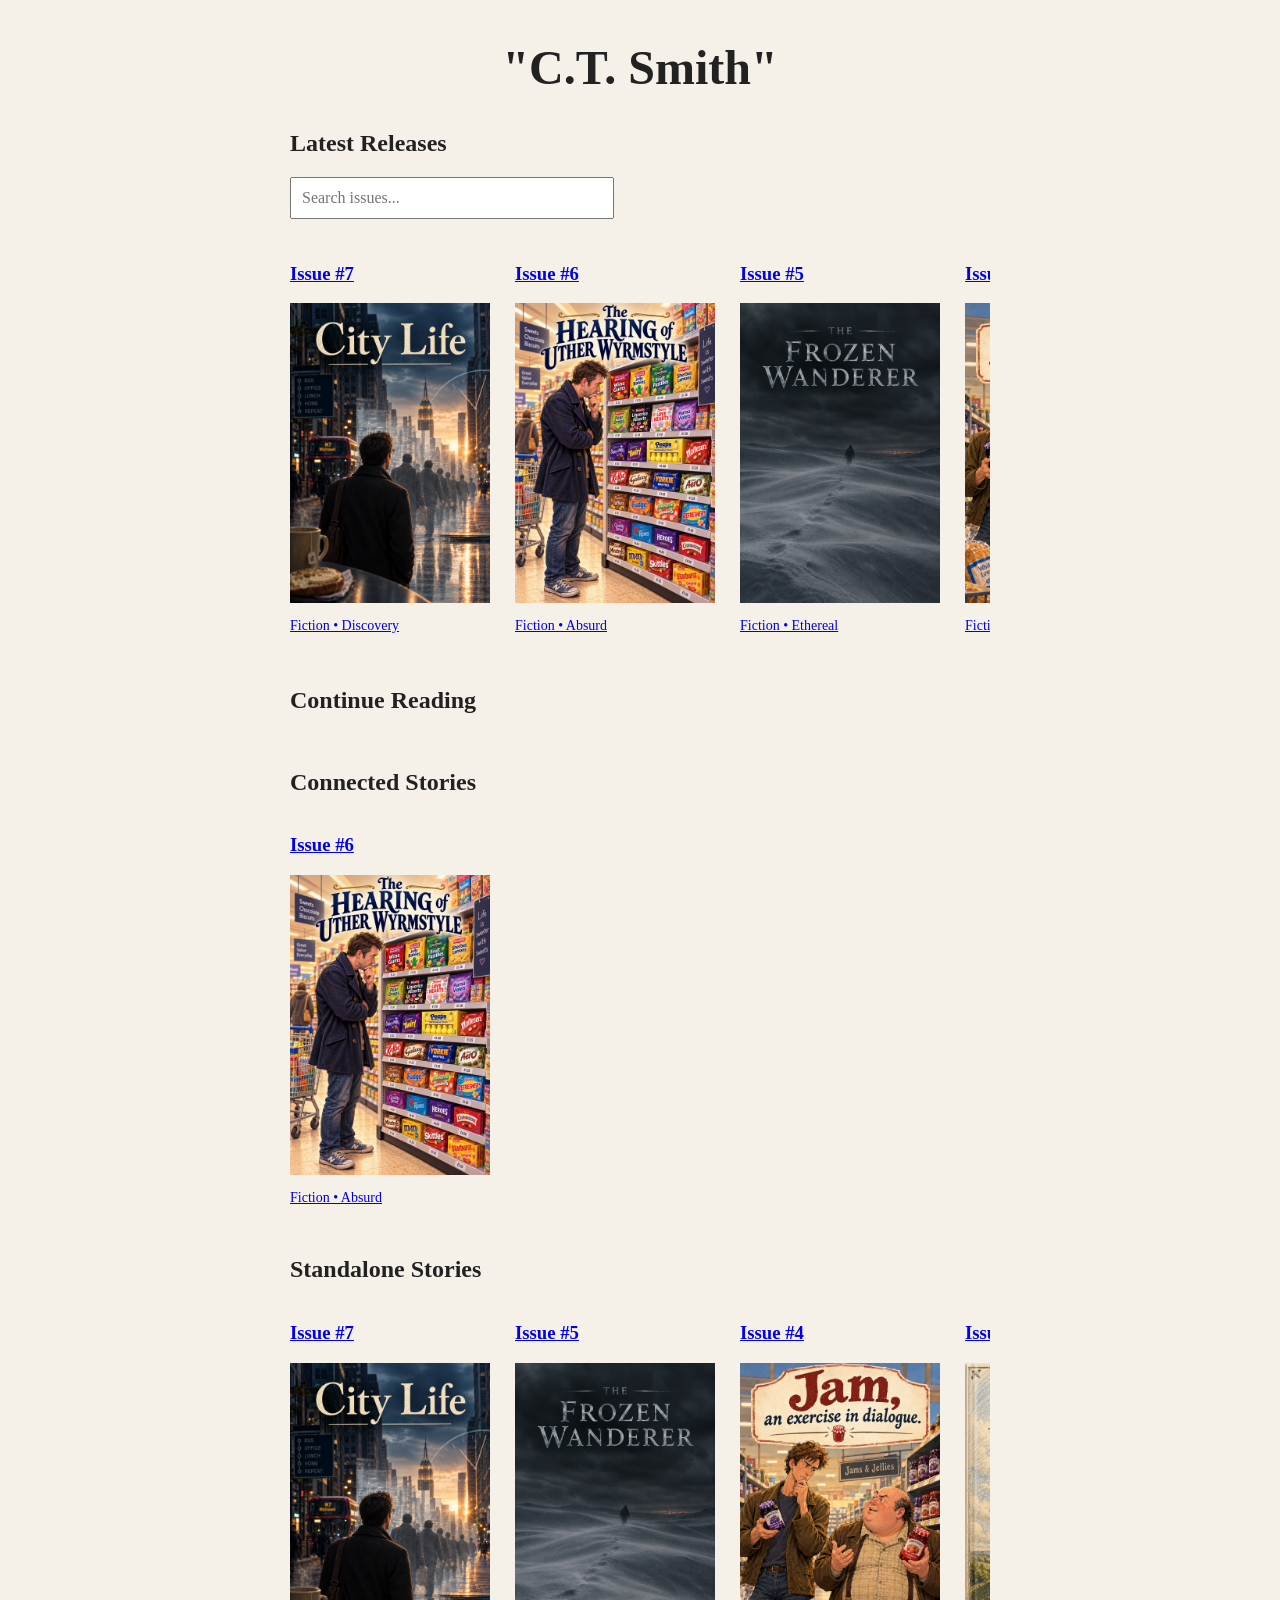
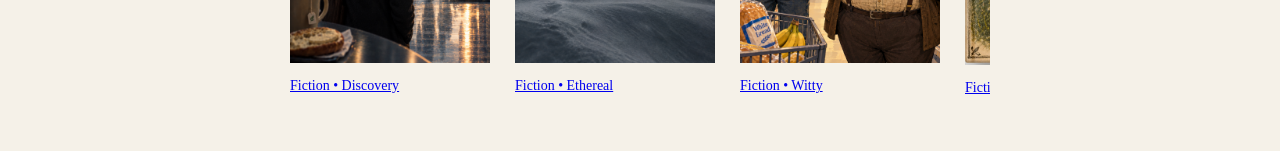
<file: index.html>
<!DOCTYPE html>
<html>

<head>
    <title>C.T.Smith Magazine</title>
    <link rel="stylesheet" href="magazine.css">
</head>

<body>

    <h1>"C.T. Smith"</h1>


    <h2>Latest Releases</h2>

    <input type="text" id="search" placeholder="Search issues...">

    <div class="magazine-row" id="issues"></div>


    <h2>Continue Reading</h2>

    <div class="magazine-row" id="continue-reading"></div>


    <h2>Connected Stories</h2>

    <div class="magazine-row" id="connected-stories"></div>


    <h2>Standalone Stories</h2>

    <div class="magazine-row" id="standalone-stories"></div>


    <script src="script.js"></script>

</body>

</html>
</file>
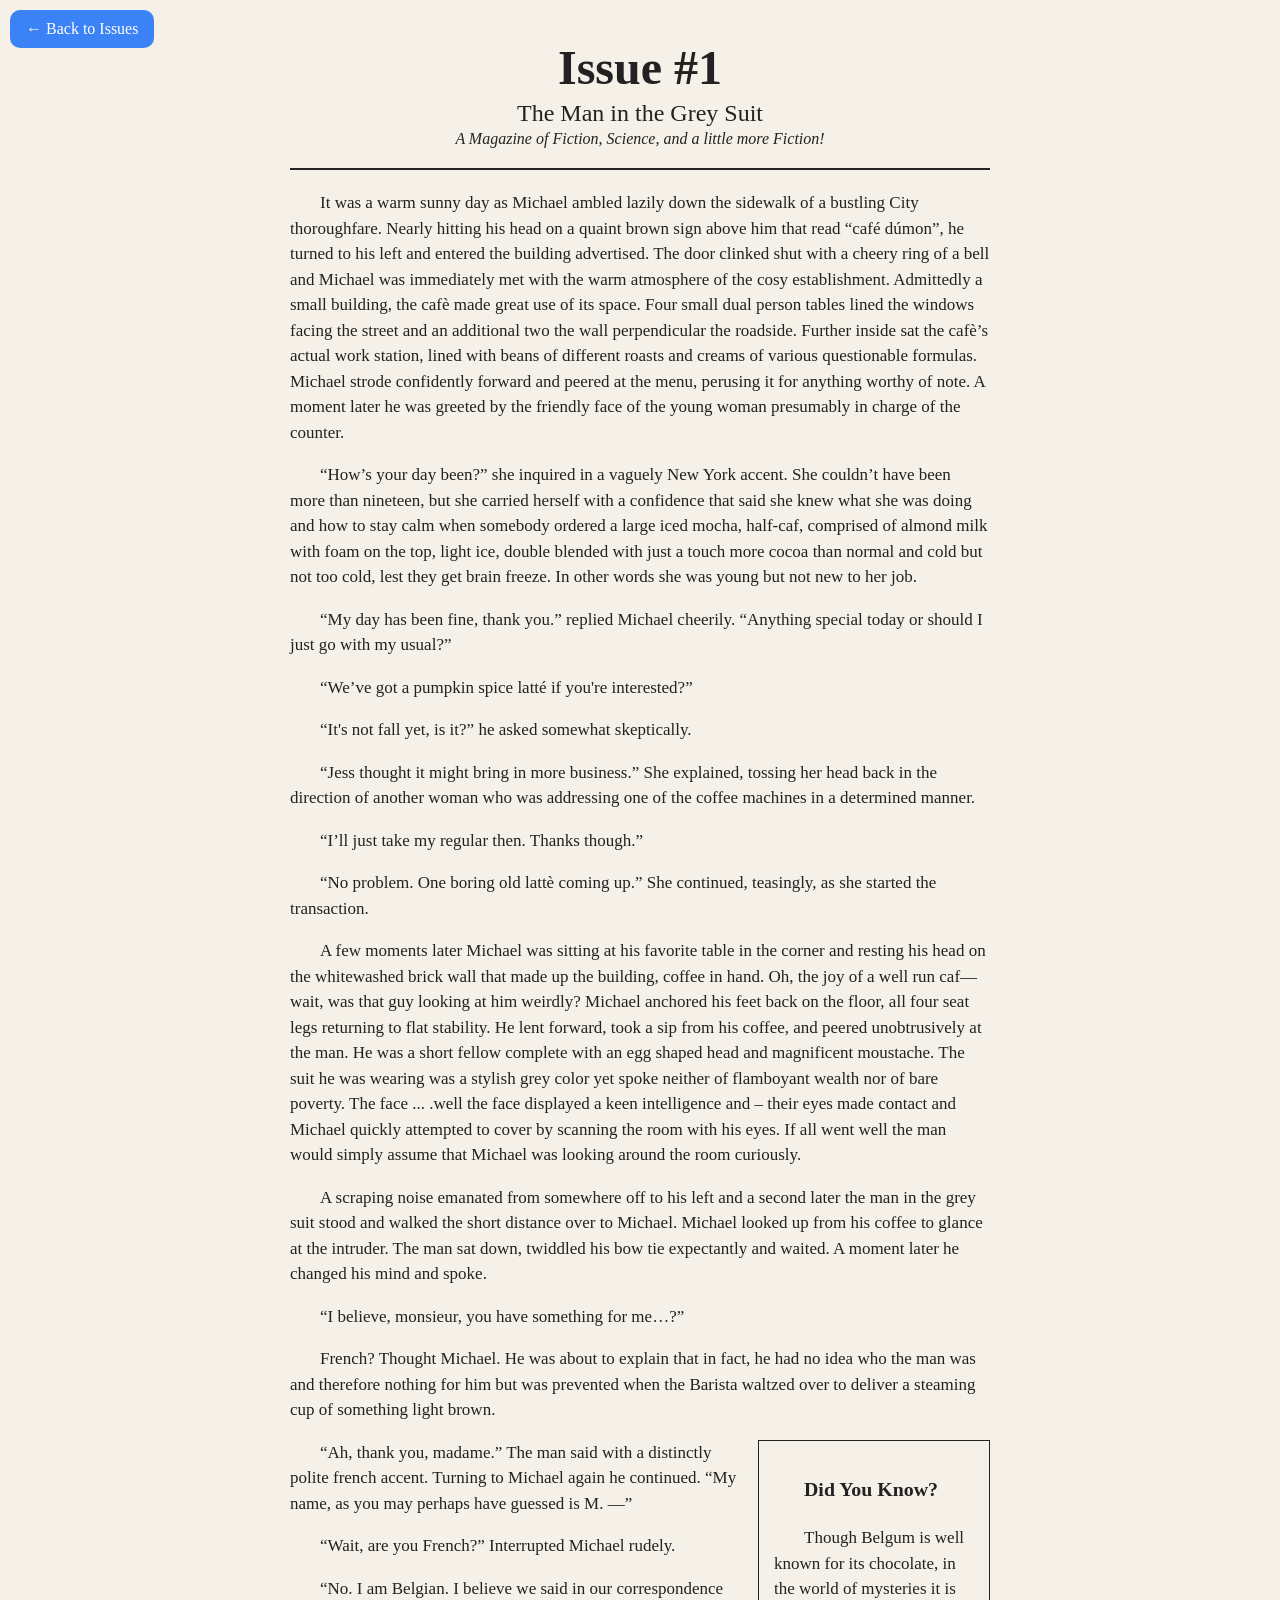
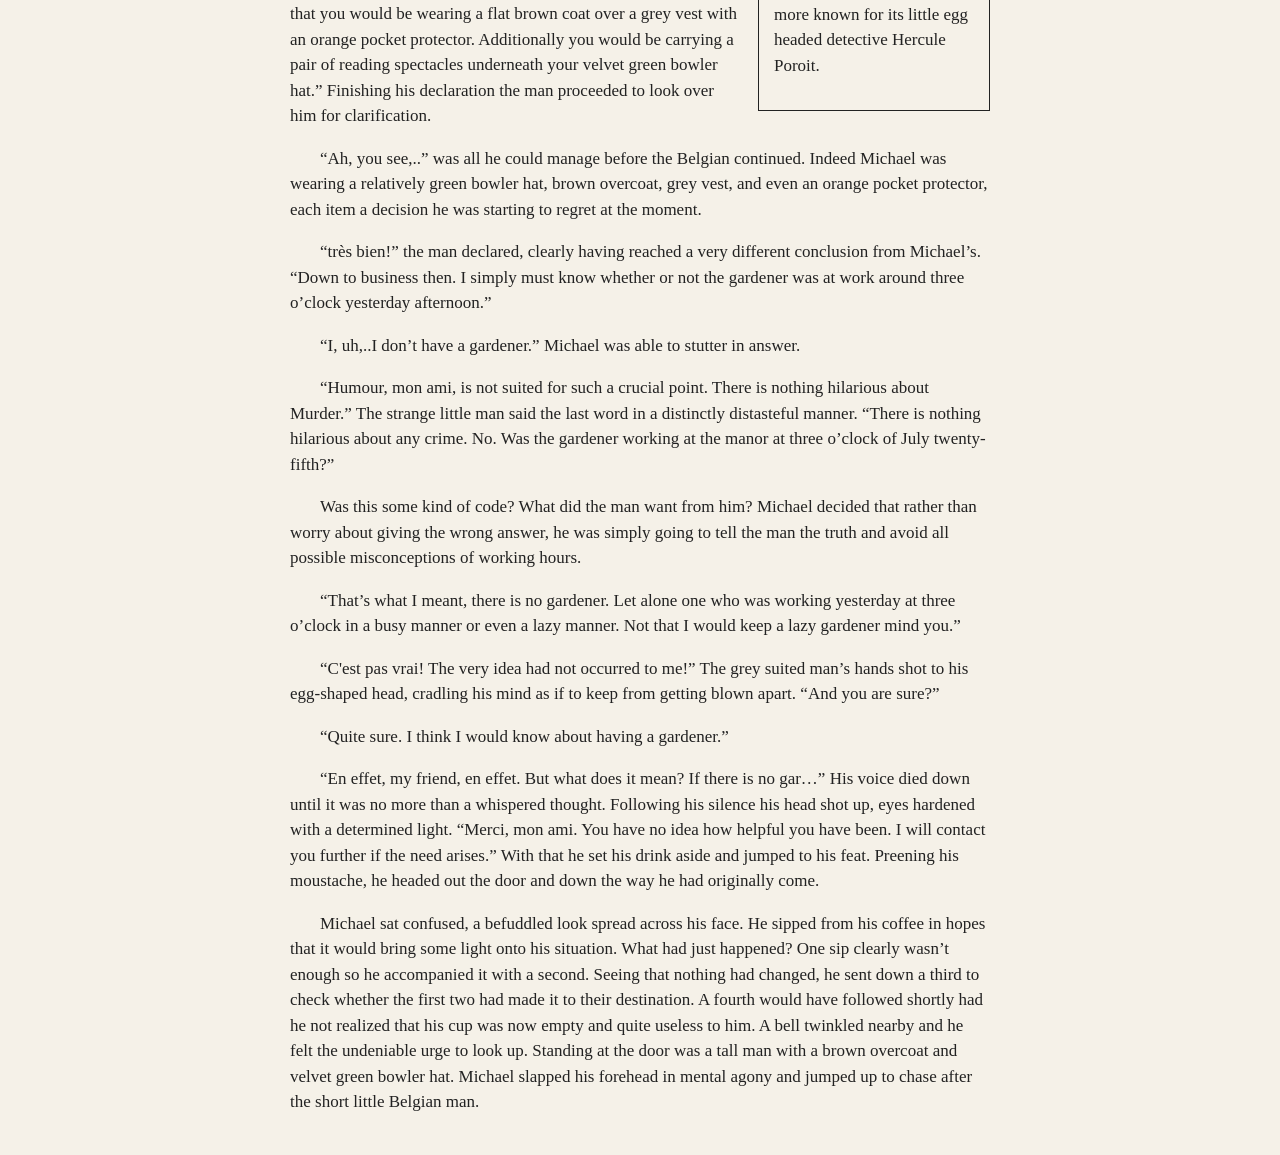
<file: issue1.html>
<!DOCTYPE html>
<html>
<head>
    <title>C.T.Smith Magazine</title>
	<link rel="stylesheet" href="magazine.css">
</head>

<body data-issue="1">
	<a href="index.html" class="back-button">← Back to Issues</a>
    <h1>Issue #1</h1>
	<div class="subtitle">
		The Man in the Grey Suit
	</div>
    <div class="magtitle">
        A Magazine of Fiction, Science, and a little more Fiction!
    </div>

    <div class="line"></div>

    <div class="columns">
	<div class="story-text">
        <p>
            It was a warm sunny day as Michael ambled lazily down the sidewalk of a bustling City thoroughfare. Nearly hitting his head on a quaint brown sign above him that read “café dúmon”, he turned to his left and entered the building advertised. The door clinked shut with a cheery ring of a bell and Michael was immediately met with the warm atmosphere of the cosy establishment. Admittedly a small building, the cafè made great use of its space. Four small dual person tables lined the windows facing the street and an additional two the wall perpendicular the roadside. Further inside sat the cafè’s actual work station, lined with beans of different roasts and creams of various questionable formulas. Michael strode confidently forward and peered at the menu, perusing it for anything worthy of note. A moment later he was greeted by the friendly face of the young woman presumably in charge of the counter.
        </p>

        <p>
            “How’s your day been?” she inquired in a vaguely New York accent. She couldn’t have been more than nineteen, but she carried herself with a confidence that said she knew what she was doing and how to stay calm when somebody ordered a large iced mocha, half-caf, comprised of almond milk with foam on the top, light ice, double blended with just a touch more cocoa than normal and cold but not too cold, lest they get brain freeze. In other words she was young but not new to her job.
        </p>

	<p>
	
	“My day has been fine, thank you.” replied Michael cheerily. “Anything special today or should I just go with my usual?” 
	</p>
	<p>
	“We’ve got a pumpkin spice latté if you're interested?”
	</p>
	<p>
	“It's not fall yet, is it?” he asked somewhat skeptically.
	</p>
	<p>
	“Jess thought it might bring in more business.” She explained, tossing her head back in the direction of another woman who was addressing one of the coffee machines in a determined manner.
	</p>
	<p>
	“I’ll just take my regular then. Thanks though.”
	</p>
	<p>
	“No problem. One boring old lattè coming up.” She continued, teasingly, as she started the transaction. 
	</p>
	<p>
	A few moments later Michael was sitting at his favorite table in the corner and resting his head on the whitewashed brick wall that made up the building, coffee in hand. Oh, the joy of a well run caf—wait, was that guy looking at him weirdly? Michael anchored his feet back on the floor, all four seat legs returning to flat stability. He lent forward, took a sip from his coffee, and peered unobtrusively at the man. He was a short fellow complete with an egg shaped head and magnificent moustache. The suit he was wearing was a stylish grey color yet spoke neither of flamboyant wealth nor of bare poverty. The face ... .well the face displayed a keen intelligence and – their eyes made contact and Michael quickly attempted to cover by scanning the room with his eyes. If all went well the man would simply assume that Michael was looking around the room curiously. 
	</p>
	<p>
	A scraping noise emanated from somewhere off to his left and a second later the man in the grey suit stood and walked the short distance over to Michael. Michael looked up from his coffee to glance at the intruder. The man sat down, twiddled his bow tie expectantly and waited. A moment later he changed his mind and spoke.
	</p>
	<p>
	“I believe, monsieur, you have something for me…?”
	</p>
	<p>
	French? Thought Michael. He was about to explain that in fact, he had no idea who the man was and therefore nothing for him but was prevented when the Barista waltzed over to deliver a steaming cup of something light brown. 
	</p>
	<div class="fact-box">
    <h3>Did You Know?</h3>
    <p> Though Belgum is well known for its chocolate, in the world of mysteries it is more known for its little egg headed detective Hercule Poroit.</p>
</div>
	<p>
	“Ah, thank you, madame.” The man said with a distinctly polite french accent. Turning to Michael again he continued. “My name, as you may perhaps have guessed is M. —”
	</p>
	<p>
	“Wait, are you French?” Interrupted Michael rudely.
	</p>
	<p>
	“No. I am Belgian. I believe we said in our correspondence that you would be wearing a flat brown coat over a grey vest with an orange pocket protector. Additionally you would be carrying a pair of reading spectacles underneath your velvet green bowler hat.” Finishing his declaration the man proceeded to look over him for clarification. 
	</p>
	<p>
	“Ah, you see,..” was all he could manage before the Belgian continued. Indeed Michael was wearing a relatively green bowler hat, brown overcoat, grey vest, and even an orange pocket protector, each item a decision he was starting to regret at the moment. 
	</p>
	<p>
	“très bien!” the man declared, clearly having reached a very different conclusion from Michael’s. “Down to business then. I simply must know whether or not the gardener was at work around three o’clock yesterday afternoon.”
	</p>
	<p>“I, uh,..I don’t have a gardener.” Michael was able to stutter in answer.</p>

	<p>“Humour, mon ami, is not suited for such a crucial point. There is nothing hilarious about Murder.” The strange little man said the last word in a distinctly distasteful manner. “There is nothing hilarious about any crime. No. Was the gardener working at the manor at three o’clock of July twenty-fifth?”</p>
	<p>Was this some kind of code? What did the man want from him? Michael decided that rather than worry about giving the wrong answer, he was simply going to tell the man the truth and avoid all possible misconceptions of working hours.</p>
	<p>“That’s what I meant, there is no gardener. Let alone one who was working yesterday at three o’clock in a busy manner or even a lazy manner. Not that I would keep a lazy gardener mind you.”</p>
	<p>“C'est pas vrai! The very idea had not occurred to me!” The grey suited man’s hands shot to his egg-shaped head, cradling his mind as if to keep from getting blown apart. “And you are sure?”</p>
	<p>“Quite sure. I think I would know about having a gardener.”</p>
	<p>“En effet, my friend, en effet. But what does it mean? If there is no gar…” His voice died down until it was no more than a whispered thought. Following his silence his head shot up, eyes hardened with a determined light. “Merci, mon ami. You have no idea how helpful you have been. I will contact you further if the need arises.” With that he set his drink aside and jumped to his feat. Preening his moustache, he headed out the door and down the way he had originally come.</p>
	<p>Michael sat confused, a befuddled look spread across his face. He sipped from his coffee in hopes that it would bring some light onto his situation. What had just happened? One sip clearly wasn’t enough so he accompanied it with a second. Seeing that nothing had changed, he sent down a third to check whether the first two had made it to their destination. A fourth would have followed shortly had he not realized that his cup was now empty and quite useless to him. A bell twinkled nearby and he felt the undeniable urge to look up. Standing at the door was a tall man with a brown overcoat and velvet green bowler hat. Michael slapped his forehead in mental agony and jumped up to chase after the short little Belgian man.</p>


	</div>
    </div>
<script src="reading.js"></script>
</body>
</html>
</file>
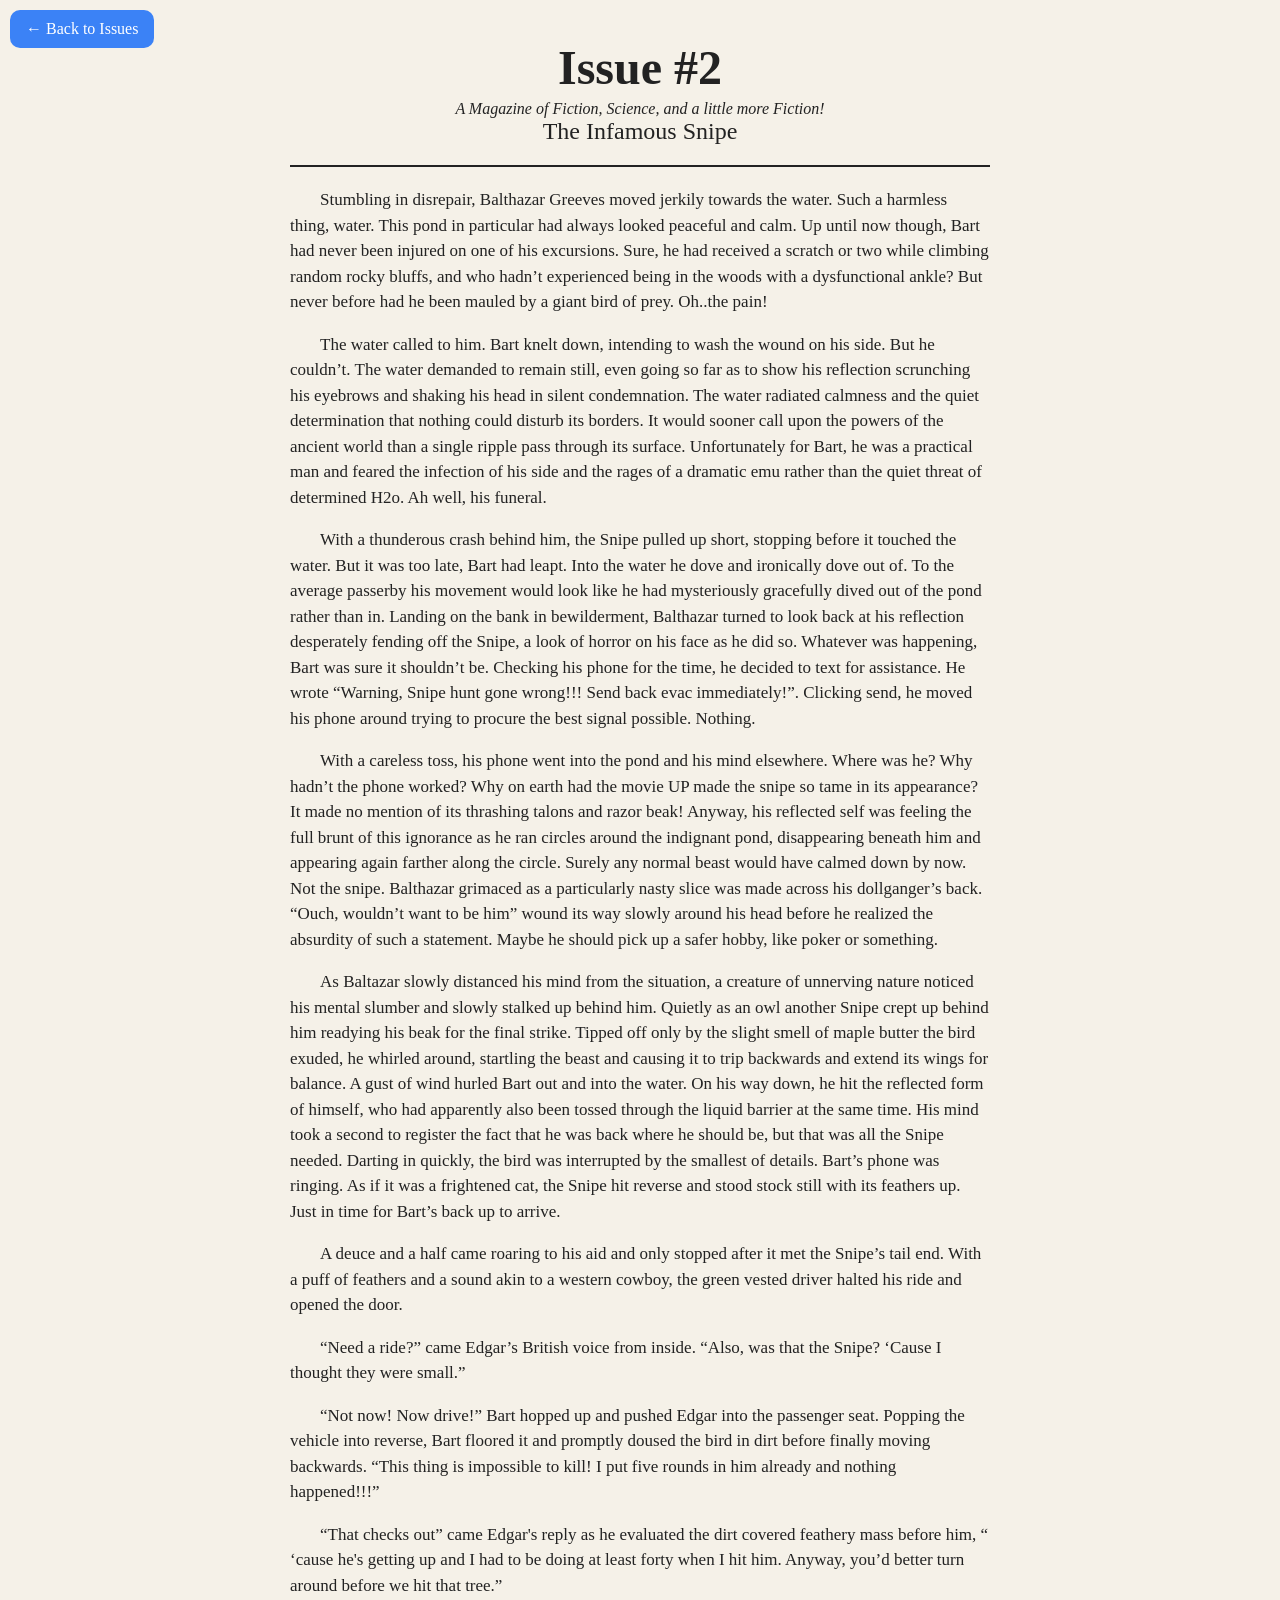
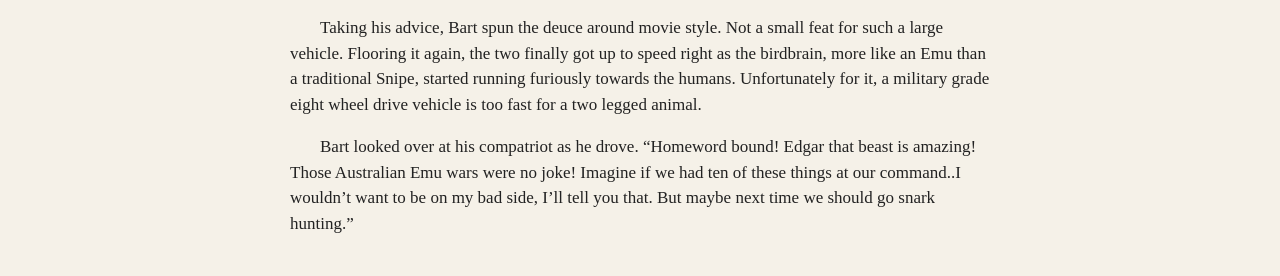
<file: issue2.html>
<!DOCTYPE html>
<html>
<head>
  <title> C.T. Smith Magazine</title>
  <link rel="stylesheet" href="magazine.css">
</head>

<body data-issue="2">
	<a href="index.html" class="back-button">← Back to Issues</a>
<h1> Issue #2</h1>
<div class="magtitle">
  A Magazine of Fiction, Science, and a little more Fiction!
</div>
<div class="subtitle">
  The Infamous Snipe
</div>
<div class="line"></div>
<div class="columns">
<div class="story-text">
<p>Stumbling in disrepair, Balthazar Greeves moved jerkily towards the water. Such a harmless thing, water. This pond in particular had always looked peaceful and calm. Up until now though, Bart had never been injured on one of his excursions. Sure, he had received a scratch or two while climbing random rocky bluffs, and who hadn’t experienced being in the woods with a dysfunctional ankle? But never before had he been mauled by a giant bird of prey. Oh..the pain!</p>
	<p>The water called to him. Bart knelt down, intending to wash the wound on his side. But he couldn’t. The water demanded to remain still, even going so far as to show his reflection scrunching his eyebrows and shaking his head in silent condemnation. The water radiated calmness and the quiet determination that nothing could disturb its borders. It would sooner call upon the powers of the ancient world than a single ripple pass through its surface. Unfortunately for Bart, he was a practical man and feared the infection of his side and the rages of a dramatic emu rather than the quiet threat of determined H2o. Ah well, his funeral. </p>
	<p>With a thunderous crash behind him, the Snipe pulled up short, stopping before it touched the water. But it was too late, Bart had leapt. Into the water he dove and ironically dove out of. To the average passerby his movement would look like he had mysteriously gracefully dived out of the pond rather than in. Landing on the bank in bewilderment, Balthazar turned to look back at his reflection desperately fending off the Snipe, a look of horror on his face as he did so. Whatever was happening, Bart was sure it shouldn’t be. Checking his phone for the time, he decided to text for assistance. He wrote “Warning, Snipe hunt gone wrong!!! Send back evac immediately!”. Clicking send, he moved his phone around trying to procure the best signal possible. Nothing.</p>
	<p>With a careless toss, his phone went into the pond and his mind elsewhere. Where was he? Why hadn’t the phone worked? Why on earth had the movie UP made the snipe so tame in its appearance? It made no mention of its thrashing talons and razor beak! Anyway, his reflected self was feeling the full brunt of this ignorance as he ran circles around the indignant pond, disappearing beneath him and appearing again farther along the circle. Surely any normal beast would have calmed down by now. Not the snipe. Balthazar grimaced as a particularly nasty slice was made across his dollganger’s back. “Ouch, wouldn’t want to be him” wound its way slowly around his head before he realized the absurdity of such a statement. Maybe he should pick up a safer hobby, like poker or something. </p>
	<p>As Baltazar slowly distanced his mind from the situation, a creature of unnerving nature noticed his mental slumber and slowly stalked up behind him. Quietly as an owl another Snipe crept up behind him readying his beak for the final strike. Tipped off only by the slight smell of maple butter the bird exuded, he whirled around, startling the beast and causing it to trip backwards and extend its wings for balance. A gust of wind hurled Bart out and into the water. On his way down, he hit the reflected form of himself, who had apparently also been tossed through the liquid barrier at the same time. His mind took a second to register the fact that he was back where he should be, but that was all the Snipe needed. Darting in quickly, the bird was interrupted by the smallest of details. Bart’s phone was ringing. As if it was a frightened cat, the Snipe hit reverse and stood stock still with its feathers up. Just in time for Bart’s back up to arrive.</p>
	<p>A deuce and a half came roaring to his aid and only stopped after it met the Snipe’s tail end. With a puff of feathers and a sound akin to a western cowboy, the green vested driver halted his ride and opened the door.</p>
	<p>“Need a ride?” came Edgar’s British voice from inside. “Also, was that the Snipe? ‘Cause I thought they were small.”</p>
	<p>“Not now! Now drive!” Bart hopped up and pushed Edgar into the passenger seat. Popping the vehicle into reverse, Bart floored it and promptly doused the bird in dirt before finally moving backwards. “This thing is impossible to kill! I put five rounds in him already and nothing happened!!!”</p>
	<p>“That checks out” came Edgar's reply as he evaluated the dirt covered feathery mass before him, “ ‘cause he's getting up and I had to be doing at least forty when I hit him. Anyway, you’d better turn around before we hit that tree.”</p>
	<p>Taking his advice, Bart spun the deuce around movie style. Not a small feat for such a large vehicle. Flooring it again, the two finally got up to speed right as the birdbrain, more like an Emu than a traditional Snipe, started running furiously towards the humans. Unfortunately for it, a military grade eight wheel drive vehicle is too fast for a two legged animal.</p>
	<p>Bart looked over at his compatriot as he drove. “Homeword bound! Edgar that beast is amazing! Those Australian Emu wars were no joke! Imagine if we had ten of these things at  our command..I wouldn’t want to be on my bad side, I’ll tell you that. But maybe next time we should go snark hunting.”</p>
</div>
</div>
<script src="reading.js"></script>
</body>
</html>
</file>
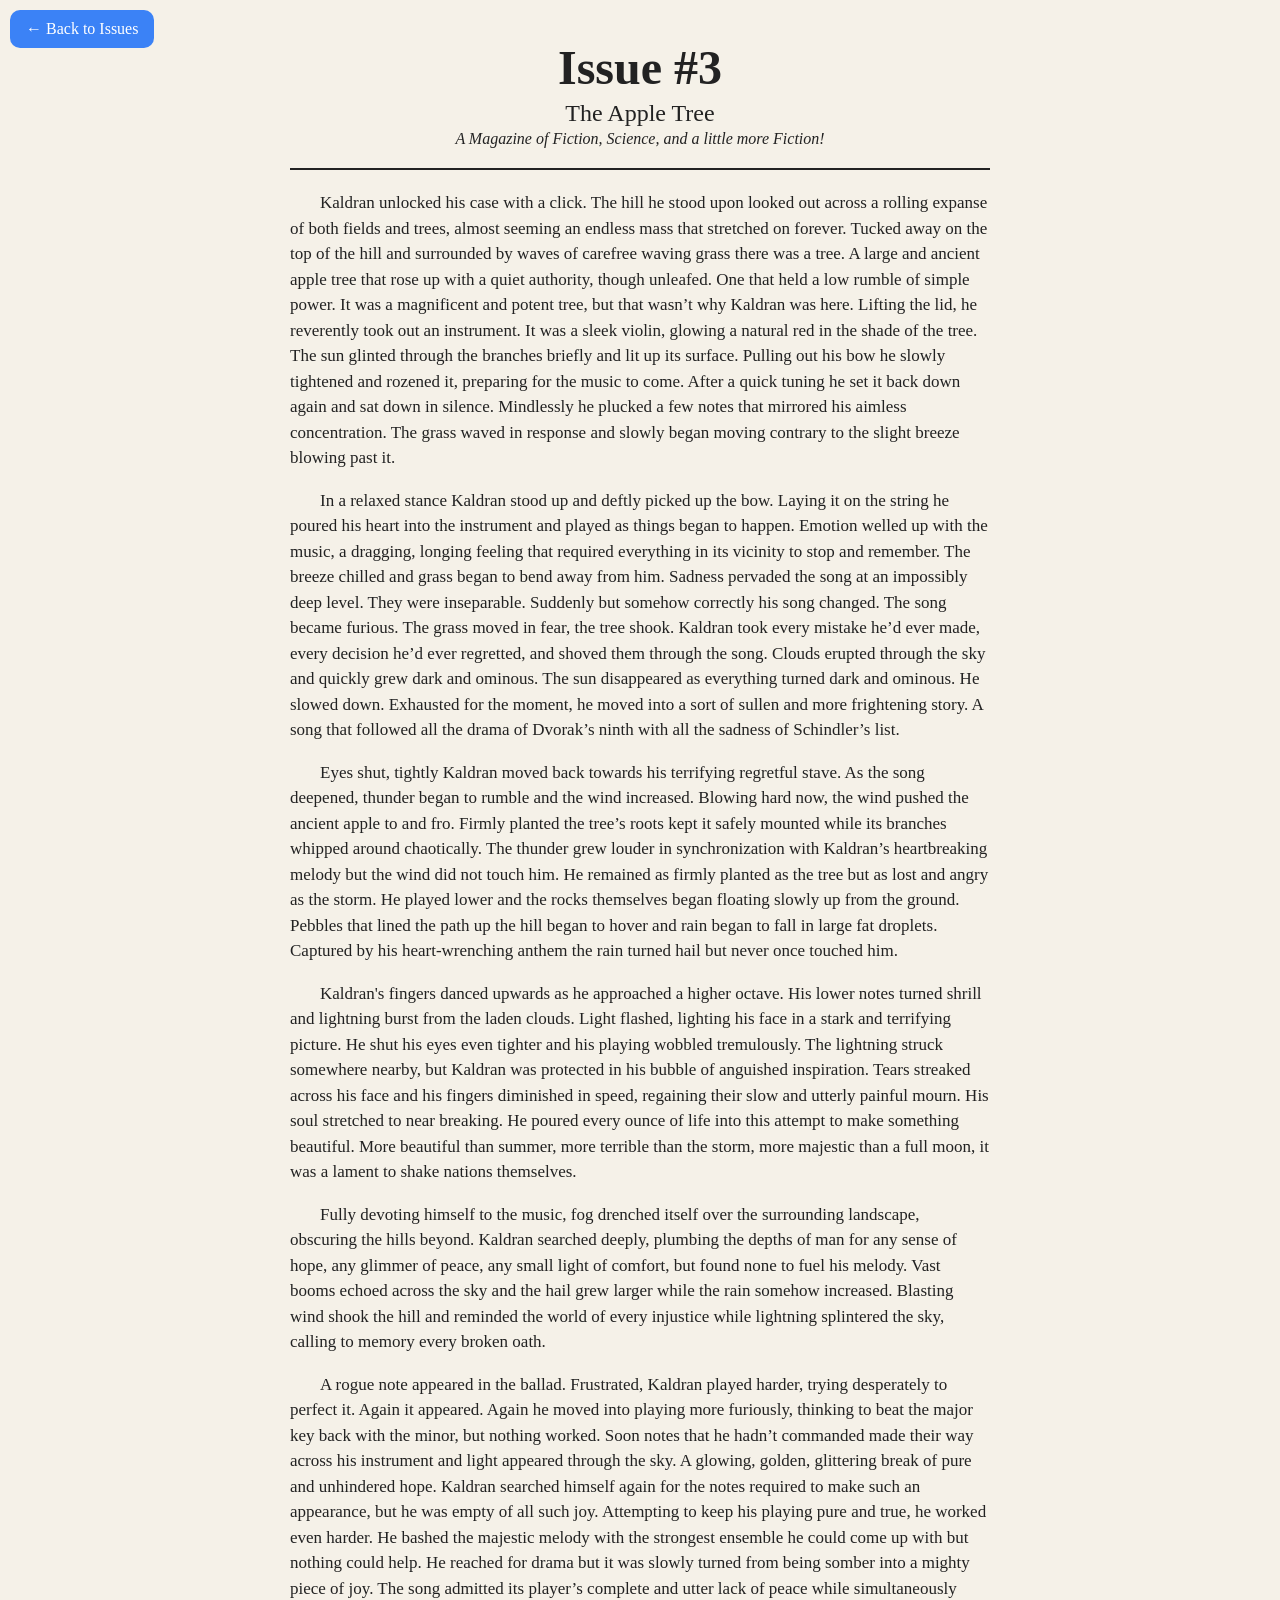
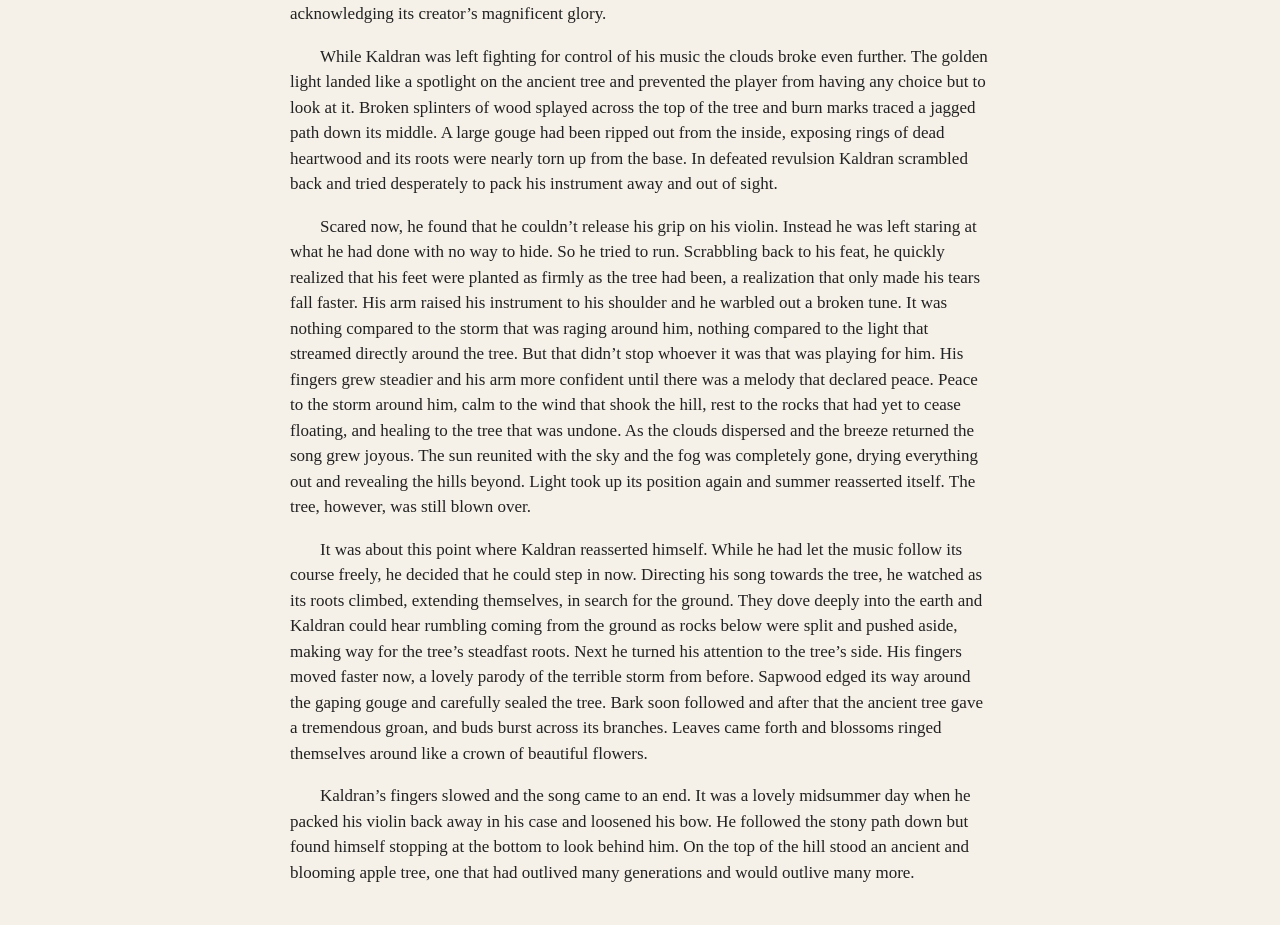
<file: issue3.html>
<!DOCTYPE html>
<html>
<head>
    <title>C.T.Smith Magazine</title>
	<link rel="stylesheet" href="magazine.css">
</head>

<body data-issue="3">
	<a href="index.html" class="back-button">← Back to Issues</a>
    <h1>Issue #3</h1>
	<div class="subtitle">
		The Apple Tree
	</div>
    <div class="magtitle">
        A Magazine of Fiction, Science, and a little more Fiction!
    </div>

    <div class="line"></div>

    <div class="columns">
	<div class="story-text">

<p>Kaldran unlocked his case with a click. The hill he stood upon looked out across a rolling expanse of both fields and trees, almost seeming an endless mass that stretched on forever. Tucked away on the top of the hill and surrounded by waves of carefree waving grass there was a tree. A large and ancient apple tree that rose up with a quiet authority, though unleafed. One that held a low rumble of simple power. It was a magnificent and potent tree, but that wasn’t why Kaldran was here. Lifting the lid, he reverently took out an instrument. It was a sleek violin, glowing a natural red in the shade of the tree. The sun glinted through the branches briefly and lit up its surface. Pulling out his bow he slowly tightened and rozened it, preparing for the music to come. After a quick tuning he set it back down again and sat down in silence. Mindlessly he plucked a few notes that mirrored his aimless concentration. The grass waved in response and slowly began moving contrary to the slight breeze blowing past it.</p>
<p>In a relaxed stance Kaldran stood up and deftly picked up the bow. Laying it on the string he poured his heart into the instrument and played as things began to happen. Emotion welled up with the music, a dragging, longing feeling that required everything in its vicinity to stop and remember. The breeze chilled and grass began to bend away from him. Sadness pervaded the song at an impossibly deep level. They were inseparable. Suddenly but somehow correctly his song changed. The song became furious. The grass moved in fear, the tree shook. Kaldran took every mistake he’d ever made, every decision he’d ever regretted, and shoved them through the song. Clouds erupted through the sky and quickly grew dark and ominous. The sun disappeared as everything turned dark and ominous. He slowed down. Exhausted for the moment, he moved into a sort of sullen and more frightening story. A song that followed all the drama of Dvorak’s ninth with all the sadness of Schindler’s list.</p>
<p>Eyes shut, tightly Kaldran moved back towards his terrifying regretful stave. As the song deepened, thunder began to rumble and the wind increased. Blowing hard now, the wind pushed the ancient apple to and fro. Firmly planted the tree’s roots kept it safely mounted while its branches whipped around chaotically. The thunder grew louder in synchronization with Kaldran’s heartbreaking melody but the wind did not touch him. He remained as firmly planted as the tree but as lost and angry as the storm. He played lower and the rocks themselves began floating slowly up from the ground. Pebbles that lined the path up the hill began to hover and rain began to fall in large fat droplets. Captured by his heart-wrenching anthem the rain turned hail but never once touched him.</p>
<p>Kaldran's fingers danced upwards as he approached a higher octave. His lower notes turned shrill and lightning burst from the laden clouds. Light flashed, lighting his face in a stark and terrifying picture. He shut his eyes even tighter and his playing wobbled tremulously. The lightning struck somewhere nearby, but Kaldran was protected in his bubble of anguished inspiration. Tears streaked across his face and his fingers diminished in speed, regaining their slow and utterly painful mourn. His soul stretched to near breaking. He poured every ounce of life into this attempt to make something beautiful. More beautiful than summer, more terrible than the storm, more majestic than a full moon, it was a lament to shake nations themselves. 
<p>Fully devoting himself to the music, fog drenched itself over the surrounding landscape, obscuring the hills beyond. Kaldran searched deeply, plumbing the depths of man for any sense of hope, any glimmer of peace, any small light of comfort, but found none to fuel his melody. Vast booms echoed across the sky and the hail grew larger while the rain somehow increased. Blasting wind shook the hill and reminded the world of every injustice while lightning splintered the sky, calling to memory every broken oath.</p>
<p>A rogue note appeared in the ballad. Frustrated, Kaldran played harder, trying desperately to perfect it. Again it appeared. Again he moved into playing more furiously, thinking to beat the major key back with the minor, but nothing worked. Soon notes that he hadn’t commanded made their way across his instrument and light appeared through the sky. A glowing, golden, glittering break of pure and unhindered hope. Kaldran searched himself again for the notes required to make such an appearance, but he was empty of all such joy. Attempting to keep his playing pure and true, he worked even harder. He bashed the majestic melody with the strongest ensemble he could come up with but nothing could help. He reached for drama but it was slowly turned from being somber into a mighty piece of joy. The song admitted its player’s complete and utter lack of peace while simultaneously acknowledging its creator’s magnificent glory.</p>
<p>While Kaldran was left fighting for control of his music the clouds broke even further. The golden light landed like a spotlight on the ancient tree and prevented the player from having any choice but to look at it. Broken splinters of wood splayed across the top of the tree and burn marks traced a jagged path down its middle. A large gouge had been ripped out from the inside, exposing rings of dead heartwood and its roots were nearly torn up from the base. In defeated revulsion Kaldran scrambled back and tried desperately to pack his instrument away and out of sight.</p>
<p>Scared now, he found that he couldn’t release his grip on his violin. Instead he was left staring at what he had done with no way to hide. So he tried to run. Scrabbling back to his feat, he quickly realized that his feet were planted as firmly as the tree had been, a realization that only made his tears fall faster. His arm raised his instrument to his shoulder and he warbled out a broken tune. It was nothing compared to the storm that was raging around him, nothing compared to the light that streamed directly around the tree. But that didn’t stop whoever it was that was playing for him. His fingers grew steadier and his arm more confident until there was a melody that declared peace. Peace to the storm around him, calm to the wind that shook the hill, rest to the rocks that had yet to cease floating, and healing to the tree that was undone. As the clouds dispersed and the breeze returned the song grew joyous. The sun reunited with the sky and the fog was completely gone, drying everything out and revealing the hills beyond. Light took up its position again and summer reasserted itself. The tree, however, was still blown over.</p>
<p>It was about this point where Kaldran reasserted himself. While he had let the music follow its course freely, he decided that he could step in now. Directing his song towards the tree, he watched as its roots climbed, extending themselves, in search for the ground. They dove deeply into the earth and Kaldran could hear rumbling coming from the ground as rocks below were split and pushed aside, making way for the tree’s steadfast roots. Next he turned his attention to the tree’s side. His fingers moved faster now, a lovely parody of the terrible storm from before. Sapwood edged its way around the gaping gouge and carefully sealed the tree. Bark soon followed and after that the ancient tree gave a tremendous groan, and buds burst across its branches. Leaves came forth and blossoms ringed themselves around like a crown of beautiful flowers.</p>
<p>Kaldran’s fingers slowed and the song came to an end. It was a lovely midsummer day when he packed his violin back away in his case and loosened his bow. He followed the stony path down but found himself stopping at the bottom to look behind him. On the top of the hill stood an ancient and blooming apple tree, one that had outlived many generations and would outlive many more.</p>
	</div>
    </div>
	<script src="reading.js"></script>
</body>
</html>
</file>
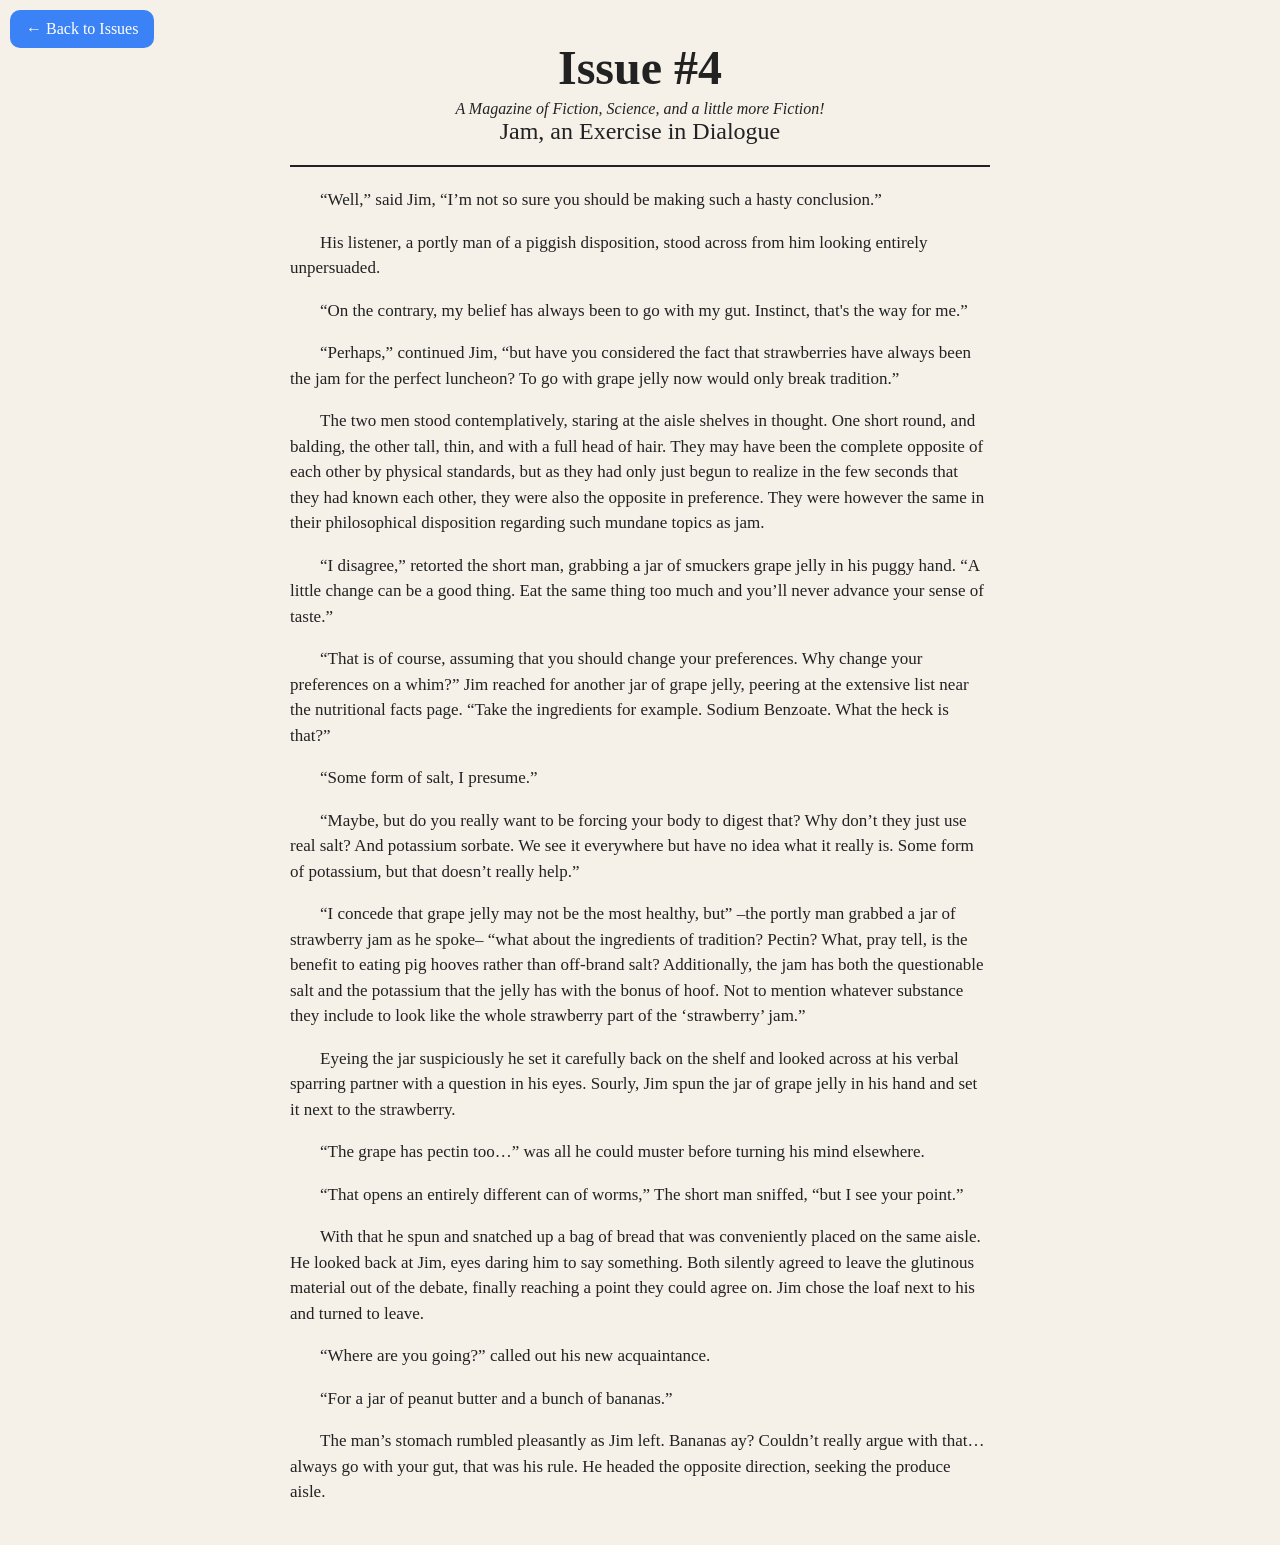
<file: issue4.html>
<!DOCTYPE html>
<html>
<head>
  <title> C.T. Smith Magazine</title>
  <link rel="stylesheet" href="magazine.css">
</head>

<body data-issue="4">
	<a href="index.html" class="back-button">← Back to Issues</a>
<h1> Issue #4</h1>
<div class="magtitle">
  A Magazine of Fiction, Science, and a little more Fiction!
</div>
<div class="subtitle">
  Jam, an Exercise in Dialogue
</div>
<div class="line"></div>
<div class="columns">
<div class="story-text">

<p>	“Well,” said Jim, “I’m not so sure you should be making such a hasty conclusion.”</p>
	<p>His listener, a portly man of a piggish disposition, stood across from him looking entirely unpersuaded. </p>
	<p>“On the contrary, my belief has always been to go with my gut. Instinct, that's the way for me.”</p>
	<p>“Perhaps,” continued Jim, “but have you considered the fact that strawberries have always been the jam for the perfect luncheon? To go with grape jelly now would only break tradition.”</p>
	<p>The two men stood contemplatively, staring at the aisle shelves in thought. One short round, and balding, the other tall, thin, and with a full head of hair. They may have been the complete opposite of each other by physical standards, but as they had only just begun to realize in the few seconds that they had known each other, they were also the opposite in preference. They were however the same in their philosophical disposition regarding such mundane topics as jam.</p>
	<p>“I disagree,” retorted the short man, grabbing a jar of smuckers grape jelly in his puggy hand. “A little change can be a good thing. Eat the same thing too much and you’ll never advance your sense of taste.”</p>
	<p>“That is of course, assuming that you should change your preferences. Why change your preferences on a whim?” Jim reached for another jar of grape jelly, peering at the extensive list near the nutritional facts page. “Take the ingredients for example. Sodium Benzoate. What the heck is that?”</p>
	<p>“Some form of salt, I presume.”</p>
	<p>“Maybe, but do you really want to be forcing your body to digest that? Why don’t they just use real salt? And potassium sorbate. We see it everywhere but have no idea what it really is. Some form of potassium, but that doesn’t really help.”</p>
	<p>“I concede that grape jelly may not be the most healthy, but” –the portly man grabbed a jar of strawberry jam as he spoke– “what about the ingredients of tradition? Pectin? What, pray tell, is the benefit to eating pig hooves rather than off-brand salt? Additionally, the jam has both the questionable salt and the potassium that the jelly has with the bonus of hoof. Not to mention whatever substance they include to look like the whole strawberry part of the ‘strawberry’ jam.” </p>
	<p>Eyeing the jar suspiciously he set it carefully back on the shelf and looked across at his verbal sparring partner with a question in his eyes. Sourly, Jim spun the jar of grape jelly in his hand and set it next to the strawberry. </p>
	<p>“The grape has pectin too…” was all he could muster before turning his mind elsewhere. </p>
	<p>“That opens an entirely different can of worms,” The short man sniffed, “but I see your point.”</p>
	<p>With that he spun and snatched up a bag of bread that was conveniently placed on the same aisle. He looked back at Jim, eyes daring him to say something. Both silently agreed to leave the glutinous material out of the debate, finally reaching a point they could agree on. Jim chose the loaf next to his and turned to leave. </p>
	<p>“Where are you going?” called out his new acquaintance.</p>
	<p>“For a jar of peanut butter and a bunch of bananas.”</p>
	<p>The man’s stomach rumbled pleasantly as Jim left. Bananas ay? Couldn’t really argue with that… always go with your gut, that was his rule. He headed the opposite direction, seeking the produce aisle. </p>
</div>
</div>
<script src="reading.js"></script>
</body>
</html>
</file>
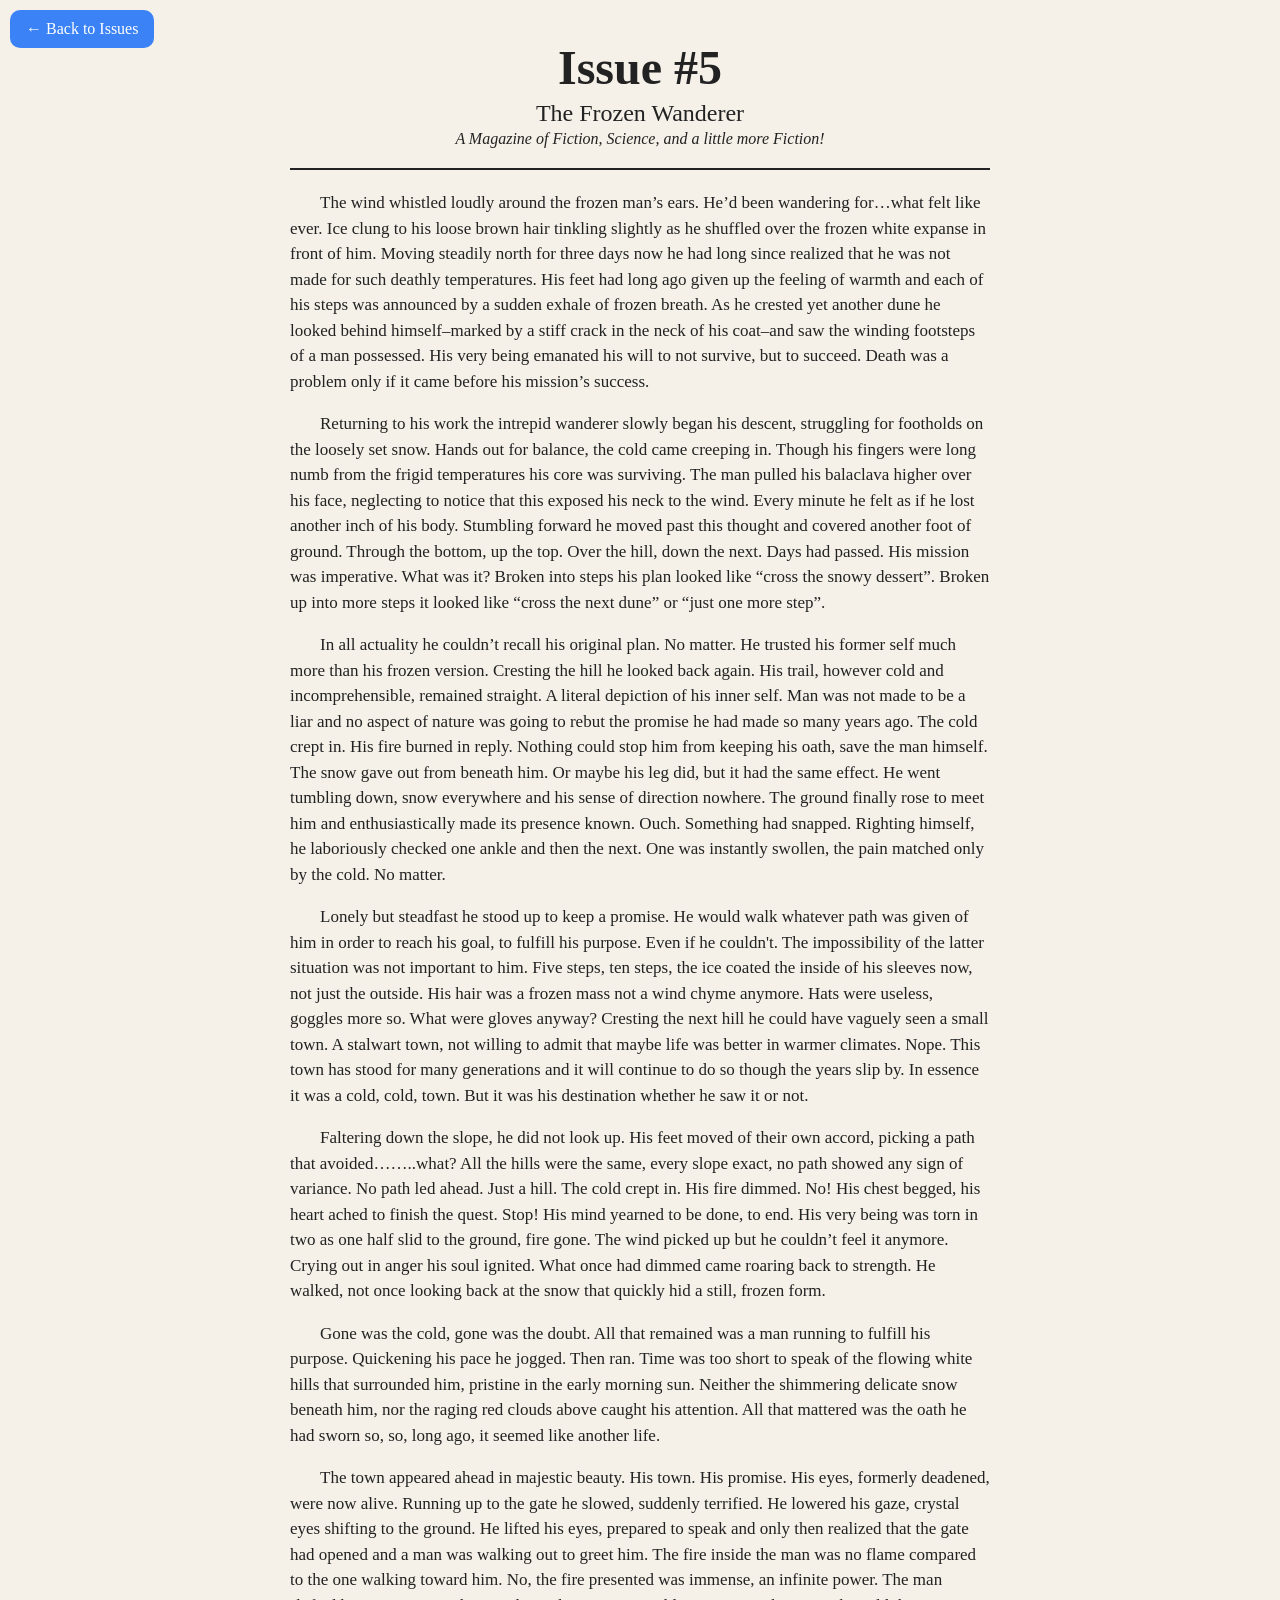
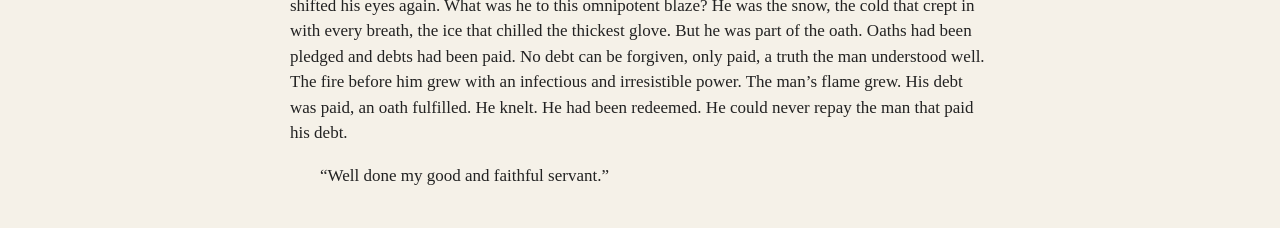
<file: issue5.html>
<!DOCTYPE html>
<html>
<head>
    <title>C.T.Smith Magazine</title>
	<link rel="stylesheet" href="magazine.css">
</head>

<body data-issue="5">
	<a href="index.html" class="back-button">← Back to Issues</a>
    <h1>Issue #5</h1>
	<div class="subtitle">
		The Frozen Wanderer
	</div>
    <div class="magtitle">
        A Magazine of Fiction, Science, and a little more Fiction!
    </div>

    <div class="line"></div>

    <div class="columns">
	<div class="story-text">

<p>The wind whistled loudly around the frozen man’s ears. He’d been wandering for…what felt like ever. Ice clung to his loose brown hair tinkling slightly as he shuffled over the frozen white expanse in front of him. Moving steadily north for three days now he had long since realized that he was not made for such deathly temperatures. His feet had long ago given up the feeling of warmth and each of his steps was announced by a sudden exhale of frozen breath. As he crested yet another dune he looked behind himself–marked by a stiff crack in the neck of his coat–and saw the winding footsteps of a man possessed. His very being emanated his will to not survive, but to succeed. Death was a problem only if it came before his mission’s success. </p>
<p>Returning to his work the intrepid wanderer slowly began his descent, struggling for footholds on the loosely set snow. Hands out for balance, the cold came creeping in. Though his fingers were long numb from the frigid temperatures his core was surviving. The man pulled his balaclava higher over his face, neglecting to notice that this exposed his neck to the wind. Every minute he felt as if he lost another inch of his body. Stumbling forward he moved past this thought and covered another foot of ground. Through the bottom, up the top. Over the hill, down the next. Days had passed. His mission was imperative. What was it? Broken into steps his plan looked like “cross the snowy dessert”. Broken up into more steps it looked like “cross the next dune” or “just one more step”. </p>
<p>In all actuality he couldn’t recall his original plan. No matter. He trusted his former self much more than his frozen version. Cresting the hill he looked back again. His trail, however cold and incomprehensible, remained straight. A literal depiction of his inner self. Man was not made to be a liar and no aspect of nature was going to rebut the promise he had made so many years ago. The cold crept in. His fire burned in reply. Nothing could stop him from keeping his oath, save the man himself. The snow gave out from beneath him. Or maybe his leg did, but it had the same effect. He went tumbling down, snow everywhere and his sense of direction nowhere. The ground finally rose to meet him and enthusiastically made its presence known. Ouch. Something had snapped. Righting himself, he laboriously checked one ankle and then the next. One was instantly swollen, the pain matched only by the cold. No matter.</p>
<p>Lonely but steadfast he stood up to keep a promise. He would walk whatever path was given of him in order to reach his goal, to fulfill his purpose. Even if he couldn't. The impossibility of the latter situation was not important to him. Five steps, ten steps, the ice coated the inside of his sleeves now, not just the outside. His hair was a frozen mass not a wind chyme anymore. Hats were useless, goggles more so. What were gloves anyway? Cresting the next hill he could have vaguely seen a small town. A stalwart town, not willing to admit that maybe life was better in warmer climates. Nope. This town has stood for many generations and it will continue to do so though the years slip by. In essence it was a cold, cold, town. But it was his destination whether he saw it or not.</p>
<p>Faltering down the slope, he did not look up. His feet moved of their own accord, picking a path that avoided……..what? All the hills were the same, every slope exact, no path showed any sign of variance. No path led ahead. Just a hill. The cold crept in. His fire dimmed. No! His chest begged, his heart ached to finish the quest. Stop! His mind yearned to be done, to end. His very being was torn in two as one half slid to the ground, fire gone. The wind picked up but he couldn’t feel it anymore. Crying out in anger his soul ignited. What once had dimmed came roaring back to strength. He walked, not once looking back at the snow that quickly hid a still, frozen form.</p>
<p>Gone was the cold, gone was the doubt. All that remained was a man running to fulfill his purpose. Quickening his pace he jogged. Then ran. Time was too short to speak of the flowing white hills that surrounded him, pristine in the early morning sun. Neither the shimmering delicate snow beneath him, nor the raging red clouds above caught his attention. All that mattered was the oath he had sworn so, so, long ago, it seemed like another life. </p>
<p>The town appeared ahead in majestic beauty. His town. His promise. His eyes, formerly deadened, were now alive. Running up to the gate he slowed, suddenly terrified. He lowered his gaze, crystal eyes shifting to the ground. He lifted his eyes, prepared to speak and only then realized that the gate had opened and a man was walking out to greet him. The fire inside the man was no flame compared to the one walking toward him. No, the fire presented was immense, an infinite power. The man shifted his eyes again. What was he to this omnipotent blaze? He was the snow, the cold that crept in with every breath, the ice that chilled the thickest glove. But he was part of the oath. Oaths had been pledged and debts had been paid. No debt can be forgiven, only paid, a truth the man understood well. The fire before him grew with an infectious and irresistible power. The man’s flame grew. His debt was paid, an oath fulfilled. He knelt. He had been redeemed. He could never repay the man that paid his debt. </p>
<p>“Well done my good and faithful servant.”</p>

	</div>
    </div>
<script src="reading.js"></script>
</body>
</html>
</file>
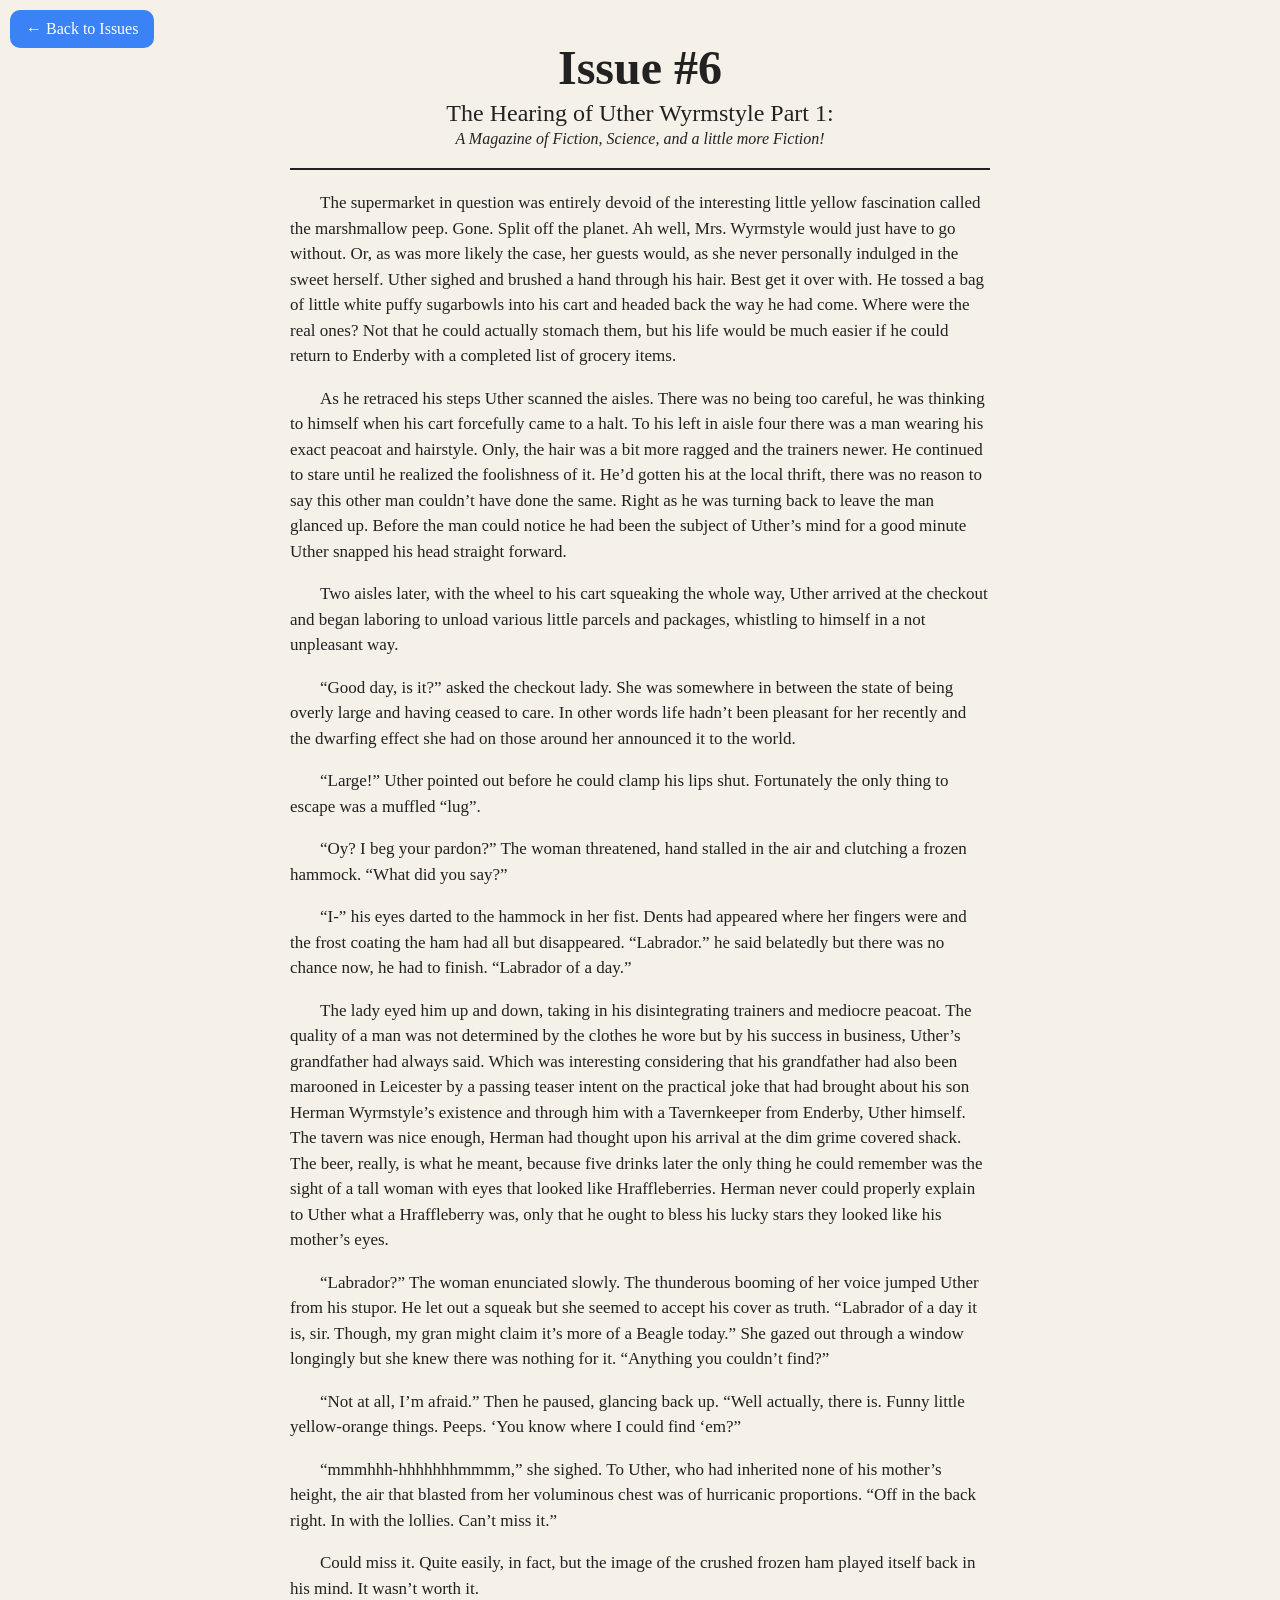
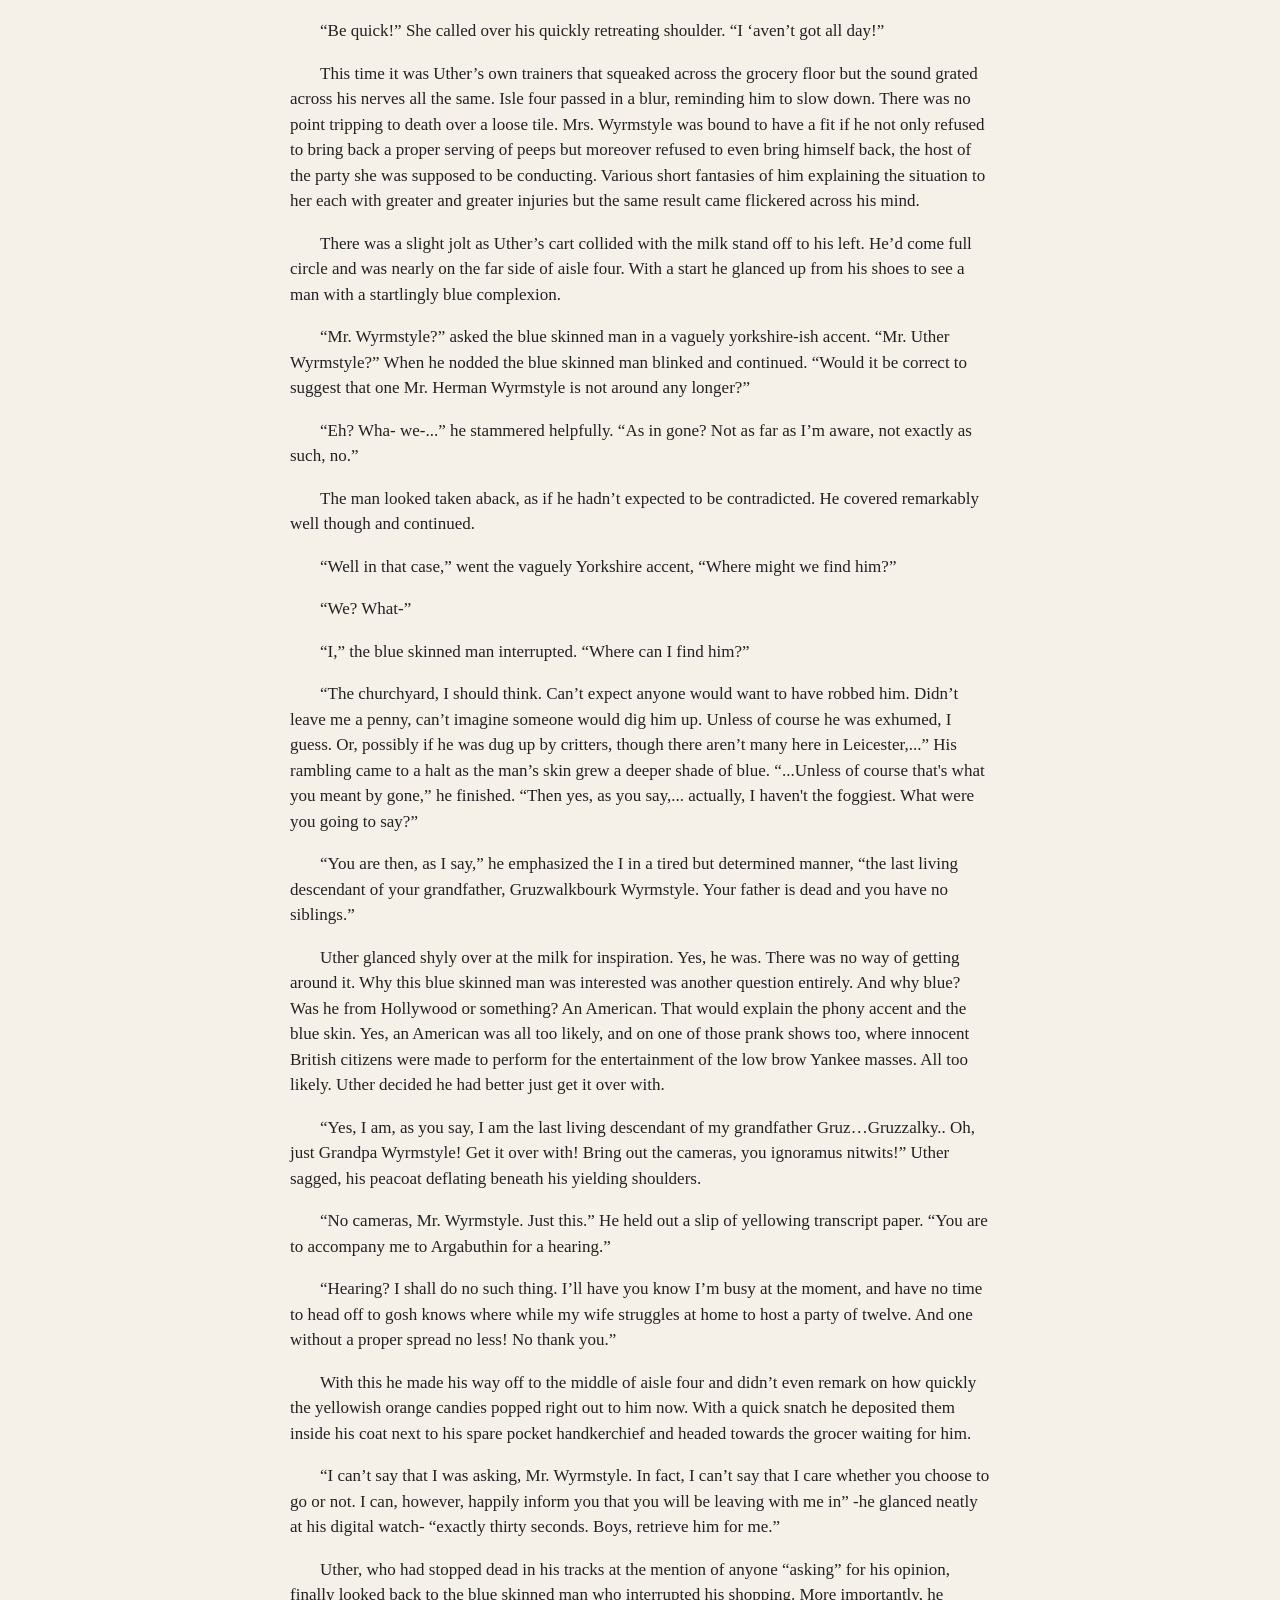
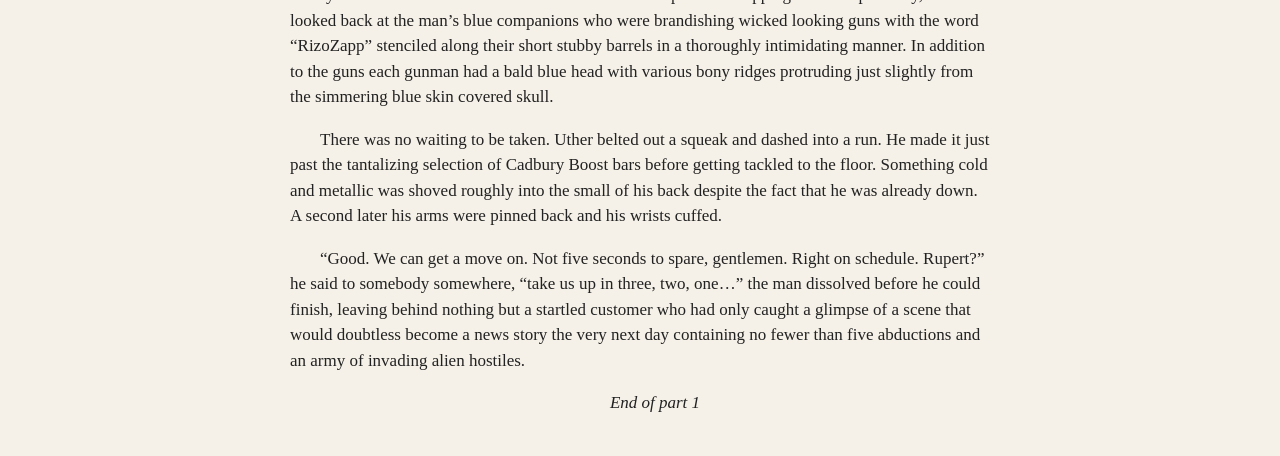
<file: issue6.html>
<!DOCTYPE html>
<html>
<head>
    <title>C.T.Smith Magazine</title>
	<link rel="stylesheet" href="magazine.css">
</head>

<body data-issue="6">
	<a href="index.html" class="back-button">← Back to Issues</a>
    <h1>Issue #6</h1>
	<div class="subtitle">
		The Hearing of Uther Wyrmstyle Part 1:
	</div>
    <div class="magtitle">
        A Magazine of Fiction, Science, and a little more Fiction!
    </div>

    <div class="line"></div>

    <div class="columns">
	<div class="story-text">
  <p>The supermarket in question was entirely devoid of the interesting little yellow fascination called the marshmallow peep. Gone. Split off the planet. Ah well, Mrs. Wyrmstyle would just have to go without. Or, as was more likely the case, her guests would, as she never personally indulged in the sweet herself. Uther sighed and brushed a hand through his hair. Best get it over with. He tossed a bag of little white puffy sugarbowls into his cart and headed back the way he had come. Where were the real ones? Not that he could actually stomach them, but his life would be much easier if he could return to Enderby with a completed list of grocery items.</p>
	<p>As he retraced his steps Uther scanned the aisles. There was no being too careful, he was thinking to himself when his cart forcefully came to a halt. To his left in aisle four there was a man wearing his exact peacoat and hairstyle. Only, the hair was a bit more ragged and the trainers newer. He continued to stare until he realized the foolishness of it. He’d gotten his at the local thrift, there was no reason to say this other man couldn’t have done the same. Right as he was turning back to leave the man glanced up. Before the man could notice he had been the subject of Uther’s mind for a good minute Uther snapped his head straight forward. </p>
	<p>Two aisles later, with the wheel to his cart squeaking the whole way, Uther arrived at the checkout and began laboring to unload various little parcels and packages, whistling to himself in a not unpleasant way. </p>
	<p>“Good day, is it?” asked the checkout lady. She was somewhere in between the state of being overly large and having ceased to care. In other words life hadn’t been pleasant for her recently and the dwarfing effect she had on those around her announced it to the world. </p>
	<p>“Large!” Uther pointed out before he could clamp his lips shut. Fortunately the only thing to escape was a muffled “lug”.</p>
	<p>“Oy? I beg your pardon?” The woman threatened, hand stalled in the air and clutching a frozen hammock. “What did you say?” </p>
	<p>“I-” his eyes darted to the hammock in her fist. Dents had appeared where her fingers were and the frost coating the ham had all but disappeared. “Labrador.” he said belatedly but there was no chance now, he had to finish. “Labrador of a day.”</p>
	<p>The lady eyed him up and down, taking in his disintegrating trainers and mediocre peacoat. The quality of a man was not determined by the clothes he wore but by his success in business, Uther’s grandfather had always said. Which was interesting considering that his grandfather had also been marooned in Leicester by a passing teaser intent on the practical joke that had brought about his son Herman Wyrmstyle’s existence and through him with a Tavernkeeper from Enderby, Uther himself. The tavern was nice enough, Herman had thought upon his arrival at the dim grime covered shack. The beer, really, is what he meant, because five drinks later the only thing he could remember was the sight of a tall woman with eyes that looked like Hraffleberries. Herman never could properly explain to Uther what a Hraffleberry was, only that he ought to bless his lucky stars they looked like his mother’s eyes.</p>
	<p>“Labrador?” The woman enunciated slowly. The thunderous booming of her voice jumped Uther from his stupor. He let out a squeak but she seemed to accept his cover as truth. “Labrador of a day it is, sir. Though, my gran might claim it’s more of a Beagle today.” She gazed out through a window longingly but she knew there was nothing for it. “Anything you couldn’t find?”</p>
	<p>“Not at all, I’m afraid.” Then he paused, glancing back up. “Well actually, there is. Funny little yellow-orange things. Peeps. ‘You know where I could find ‘em?”</p>
	<p>“mmmhhh-hhhhhhhmmmm,” she sighed. To Uther, who had inherited none of his mother’s height, the air that blasted from her voluminous chest was of hurricanic proportions. “Off in the back right. In with the lollies. Can’t miss it.”</p>
	<p>Could miss it. Quite easily, in fact, but the image of the crushed frozen ham played itself back in his mind. It wasn’t worth it.</p>
	<p>“Be quick!” She called over his quickly retreating shoulder. “I ‘aven’t got all day!”
	<p>This time it was Uther’s own trainers that squeaked across the grocery floor but the sound grated across his nerves all the same. Isle four passed in a blur, reminding him to slow down. There was no point tripping to death over a loose tile. Mrs. Wyrmstyle was bound to have a fit if he not only refused to bring back a proper serving of peeps but moreover refused to even bring himself back, the host of the party she was supposed to be conducting. Various short fantasies of him explaining the situation to her each with greater and greater injuries but the same result came flickered across his mind.</p>
	<p>There was a slight jolt as Uther’s cart collided with the milk stand off to his left. He’d come full circle and was nearly on the far side of aisle four. With a start he glanced up from his shoes to see a man with a startlingly blue complexion.</p>
	<p>“Mr. Wyrmstyle?” asked the blue skinned man in a vaguely yorkshire-ish accent. “Mr. Uther Wyrmstyle?” When he nodded the blue skinned man blinked and continued. “Would it be correct to suggest that one Mr. Herman Wyrmstyle is not around any longer?”</p>
	<p>“Eh? Wha- we-...” he stammered helpfully. “As in gone? Not as far as I’m aware, not exactly as such, no.”</p>
	<p>The man looked taken aback, as if he hadn’t expected to be contradicted. He covered remarkably well though and continued.</p>
	<p>“Well in that case,” went the vaguely Yorkshire accent, “Where might we find him?”</p>
	<p>“We? What-”</p>
	<p>“I,” the blue skinned man interrupted. “Where can I find him?”</p>
	<p>“The churchyard, I should think. Can’t expect anyone would want to have robbed him. Didn’t leave me a penny, can’t imagine someone would dig him up. Unless of course he was exhumed, I guess. Or, possibly if he was dug up by critters, though there aren’t many here in Leicester,...” His rambling came to a halt as the man’s skin grew a deeper shade of blue. “...Unless of course that's what you meant by gone,” he finished. “Then yes, as you say,... actually, I haven't the foggiest. What were you going to say?”</p>
	<p>“You are then, as I say,” he emphasized the I in a tired but determined manner, “the last living descendant of your grandfather, Gruzwalkbourk Wyrmstyle. Your father is dead and you have no siblings.”</p>
	<p>Uther glanced shyly over at the milk for inspiration. Yes, he was. There was no way of getting around it. Why this blue skinned man was interested was another question entirely. And why blue? Was he from Hollywood or something? An American. That would explain the phony accent and the blue skin. Yes, an American was all too likely, and on one of those prank shows too, where innocent British citizens were made to perform for the entertainment of the low brow Yankee masses. All too likely. Uther decided he had better just get it over with.</p>
	<p>“Yes, I am, as you say, I am the last living descendant of my grandfather Gruz…Gruzzalky.. Oh, just Grandpa Wyrmstyle! Get it over with! Bring out the cameras, you ignoramus nitwits!” Uther sagged, his peacoat deflating beneath his yielding shoulders.
	<p>“No cameras, Mr. Wyrmstyle. Just this.” He held out a slip of yellowing transcript paper. “You are to accompany me to Argabuthin for a hearing.”</p>
	<p>“Hearing? I shall do no such thing. I’ll have you know I’m busy at the moment, and have no time to head off to gosh knows where while my wife struggles at home to host a party of twelve. And one without a proper spread no less! No thank you.”</p>
	<p>With this he made his way off to the middle of aisle four and didn’t even remark on how quickly the yellowish orange candies popped right out to him now. With a quick snatch he deposited them inside his coat next to his spare pocket handkerchief and headed towards the grocer waiting for him. </p>
	<p>“I can’t say that I was asking, Mr. Wyrmstyle. In fact, I can’t say that I care whether you choose to go or not. I can, however, happily inform you that you will be leaving with me in” -he glanced neatly at his digital watch- “exactly thirty seconds. Boys, retrieve him for me.”
	<p>Uther, who had stopped dead in his tracks at the mention of anyone “asking” for his opinion, finally looked back to the blue skinned man who interrupted his shopping. More importantly, he looked back at the man’s blue companions who were brandishing wicked looking guns with the word “RizoZapp” stenciled along their short stubby barrels in a thoroughly intimidating manner. In addition to the guns each gunman had a bald blue head with various bony ridges protruding just slightly from the simmering blue skin covered skull. </p>
	<p>There was no waiting to be taken. Uther belted out a squeak and dashed into a run. He made it just past the tantalizing selection of Cadbury Boost bars before getting tackled to the floor. Something cold and metallic was shoved roughly into the small of his back despite the fact that he was already down. A second later his arms were pinned back and his wrists cuffed.</p>
	<p>“Good. We can get a move on. Not five seconds to spare, gentlemen. Right on schedule. Rupert?” he said to somebody somewhere, “take us up in three, two, one…” the man dissolved before he could finish, leaving behind nothing but a startled customer who had only caught a glimpse of a scene that would doubtless become a news story the very next day containing no fewer than five abductions and an army of invading alien hostiles. </p>

    <div class="magtitle">
        End of part 1
    </div>


	</div>
  </div>
<script src="reading.js"></script>
</body>
</html>
</file>
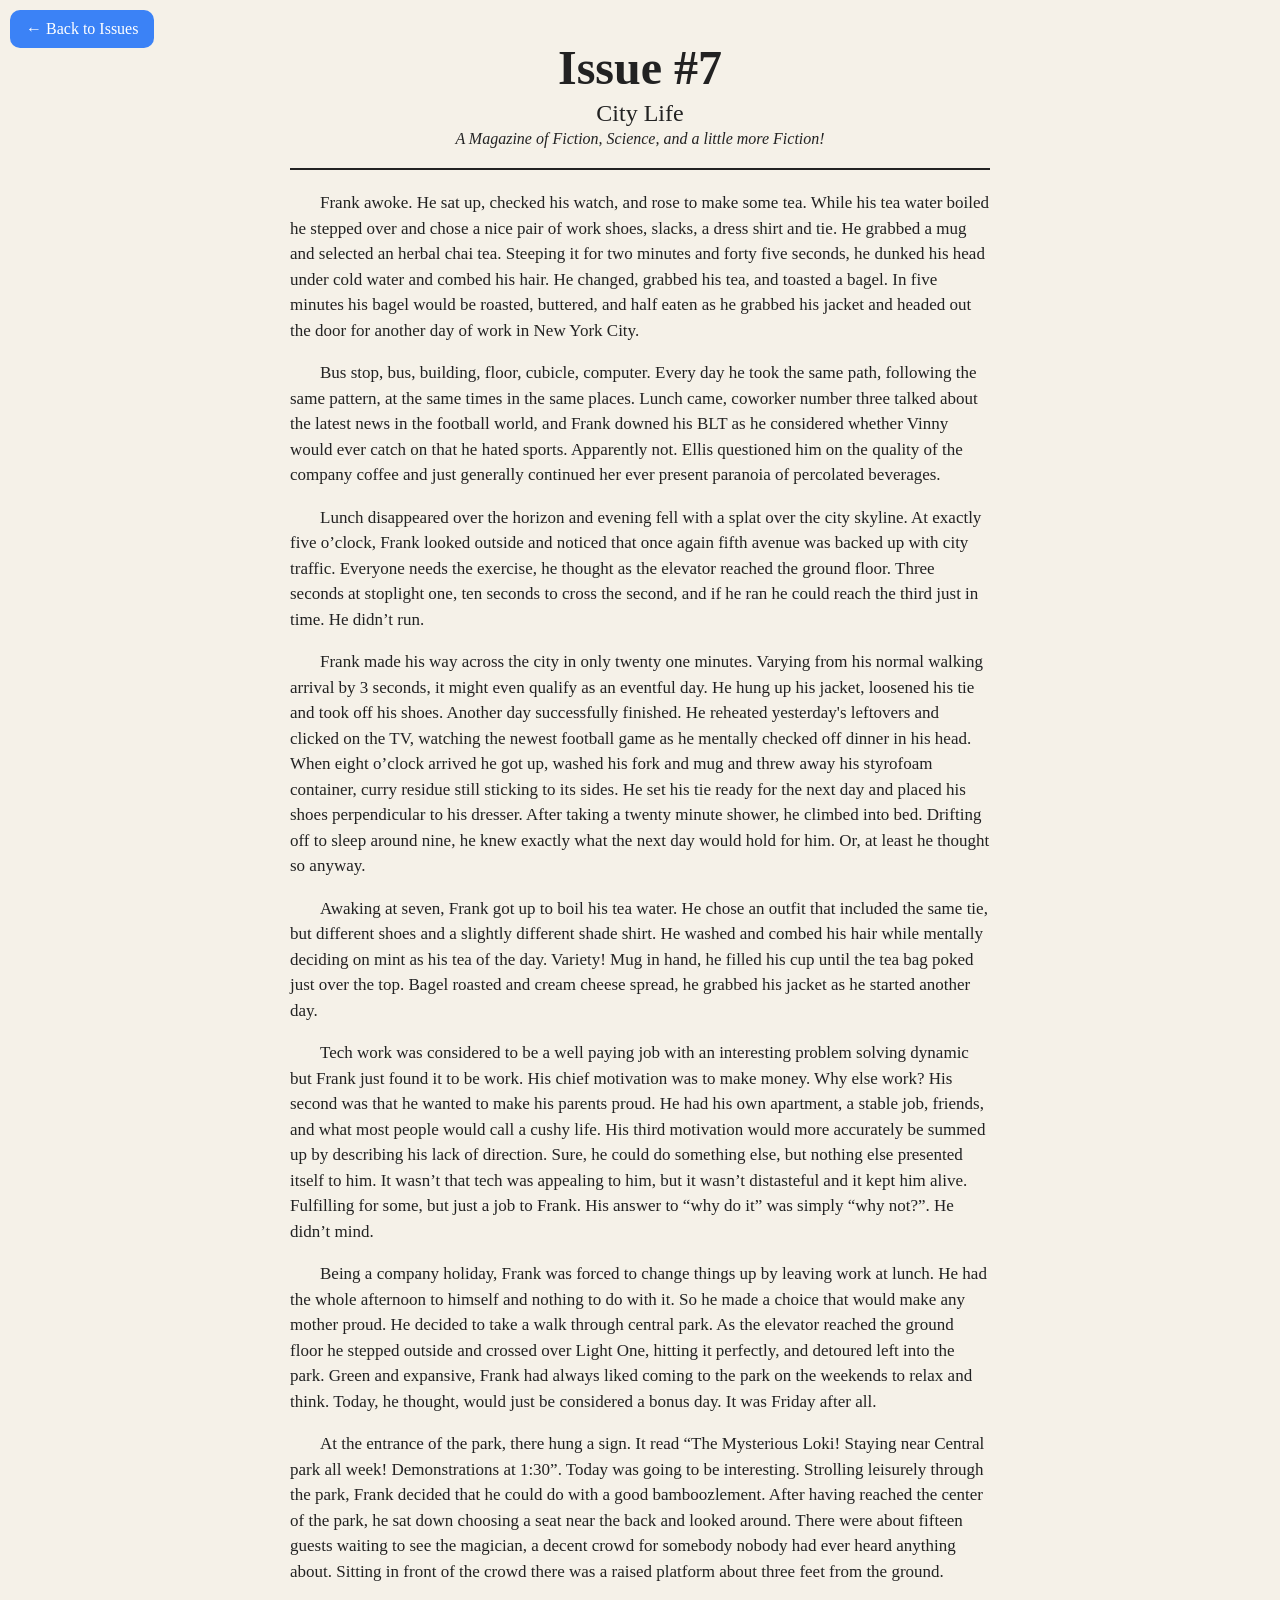
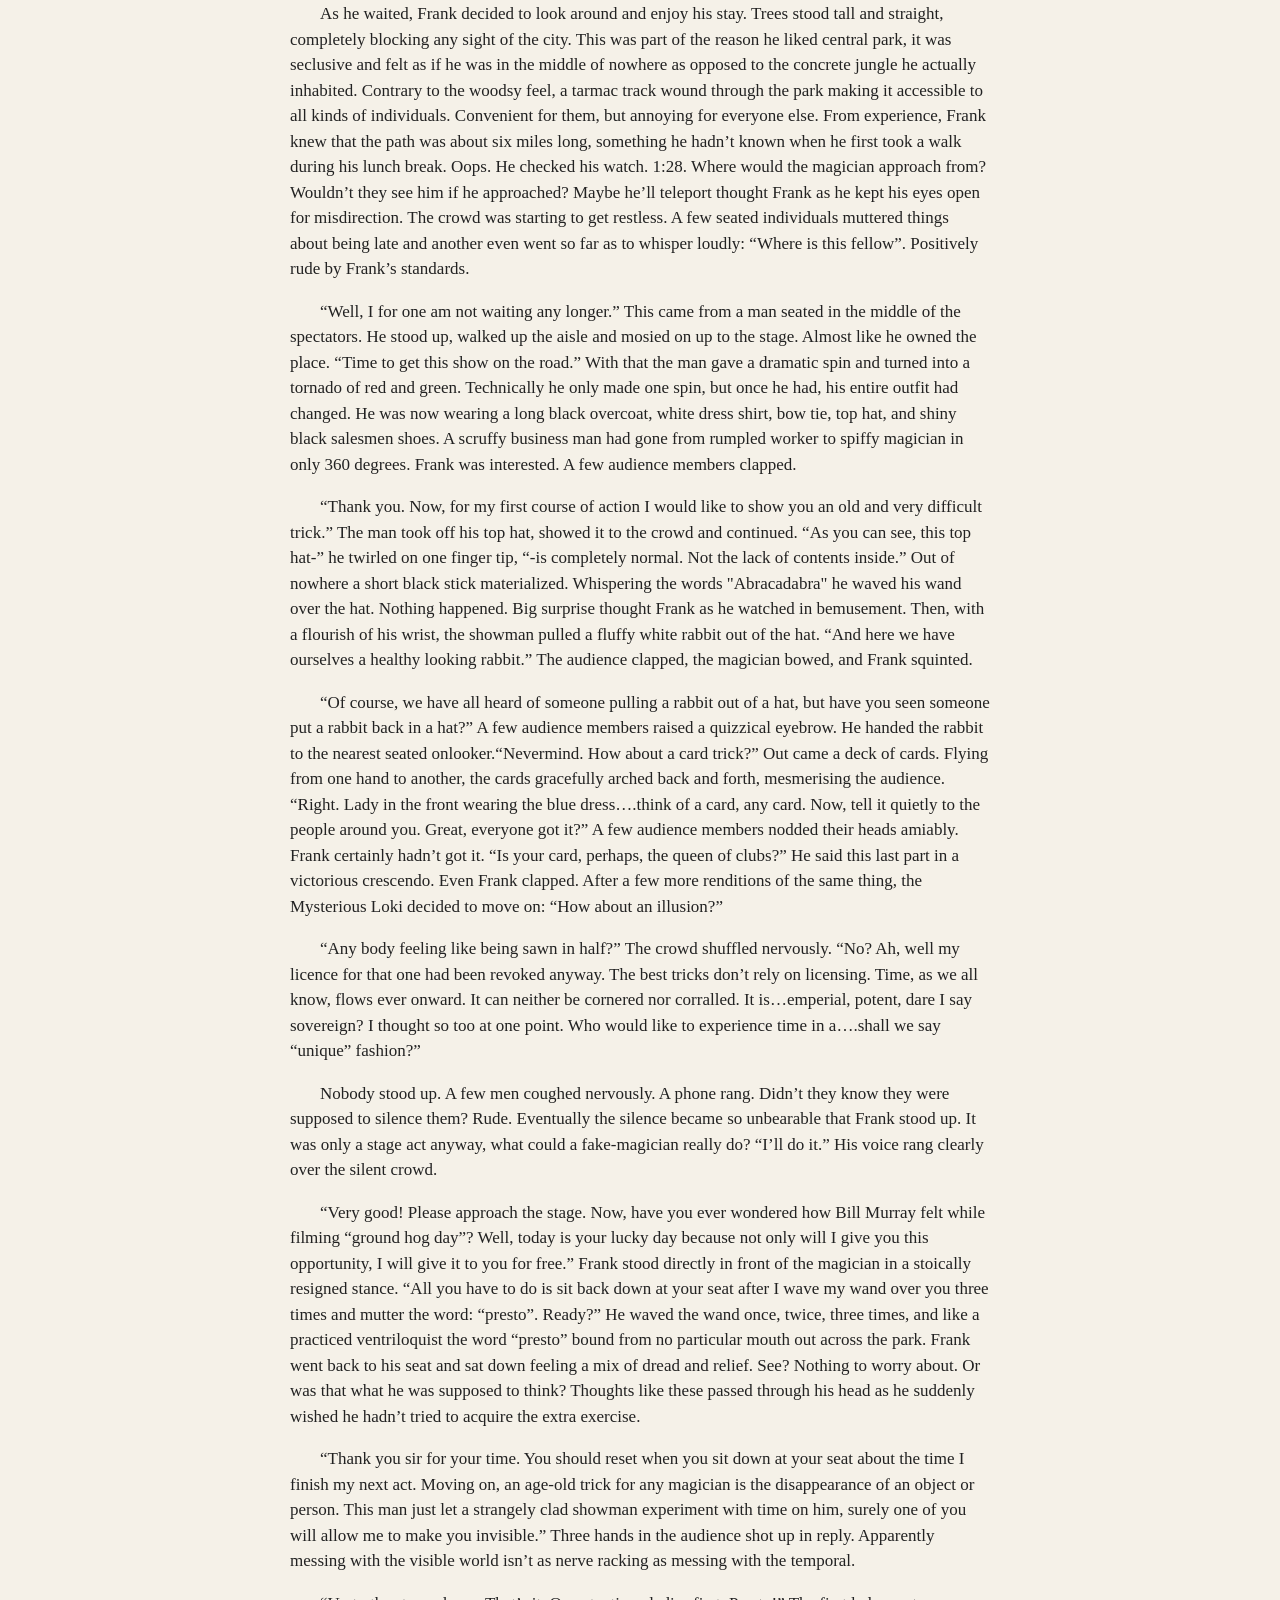
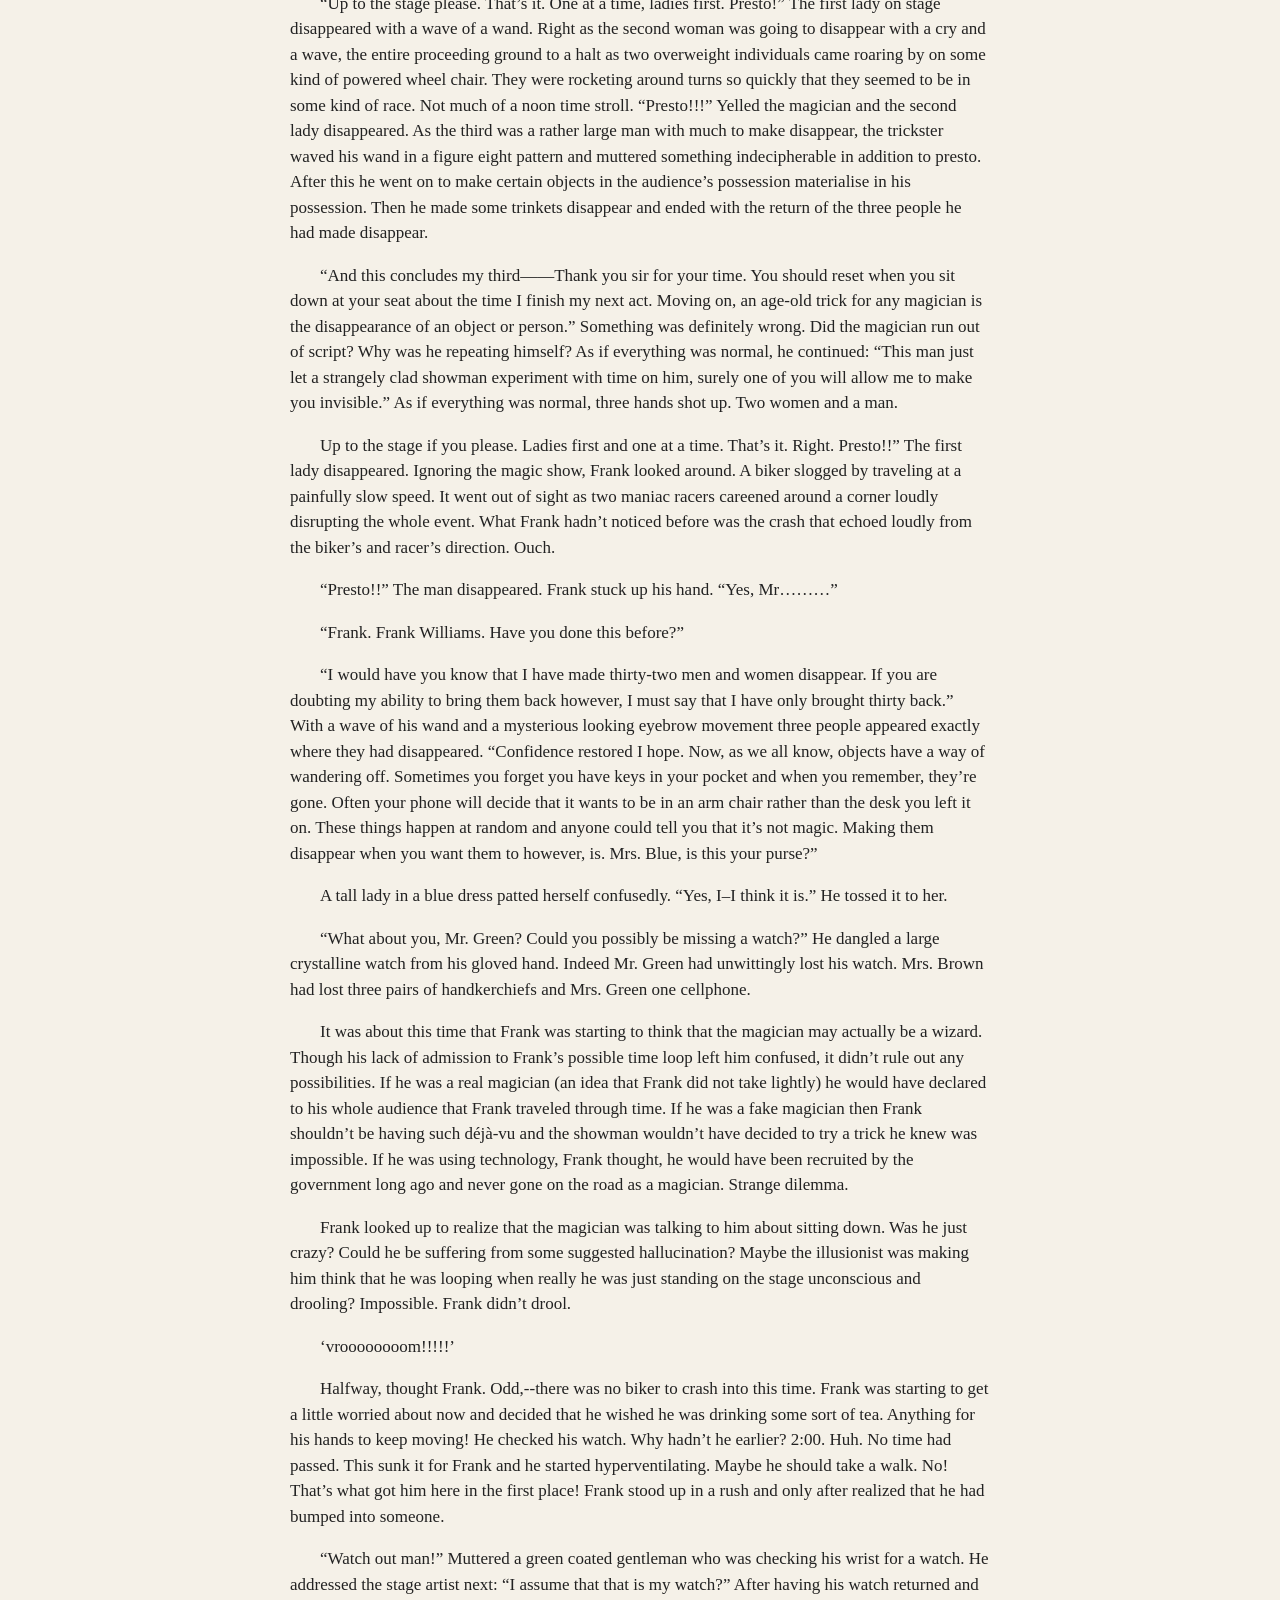
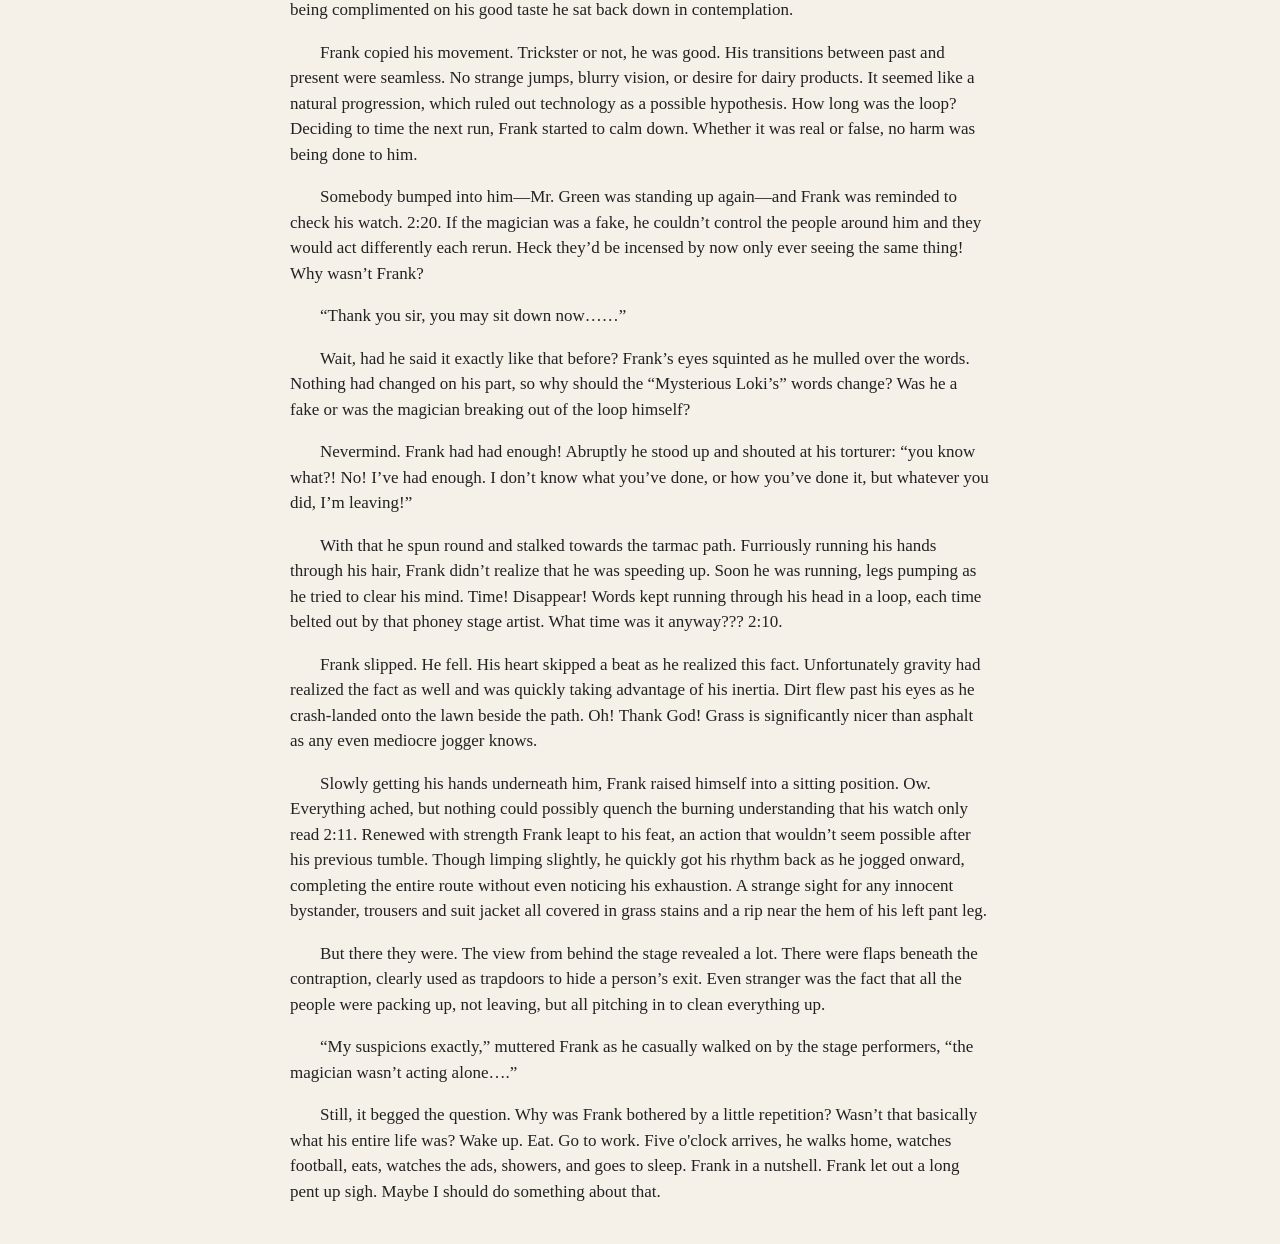
<file: issue7.html>
<!DOCTYPE html>
<html>
<head>
    <title>C.T.Smith Magazine</title>
	<link rel="stylesheet" href="magazine.css">
</head>

<body data-issue="7">
	<a href="index.html" class="back-button">← Back to Issues</a>
    <h1>Issue #7</h1>
	<div class="subtitle">
		City Life
	</div>
    <div class="magtitle">
        A Magazine of Fiction, Science, and a little more Fiction!
    </div>

    <div class="line"></div>

    <div class="columns">
	<div class="story-text">

<p>Frank awoke. He sat up, checked his watch, and rose to make some tea. While his tea water boiled he stepped over and chose a nice pair of work shoes, slacks, a dress shirt and tie. He grabbed a mug and selected an herbal chai tea. Steeping it for two minutes and forty five seconds, he dunked his head under cold water and combed his hair. He changed, grabbed his tea, and toasted a bagel. In five minutes his bagel would be roasted, buttered, and half eaten as he grabbed his jacket and headed out the door for another day of work in New York City. </p>
<p>Bus stop, bus, building, floor, cubicle, computer. Every day he took the same path, following the same pattern, at the same times in the same places. Lunch came, coworker number three talked about the latest news in the football world, and Frank downed his BLT as he considered whether Vinny would ever catch on that he hated sports. Apparently not. Ellis questioned him on the quality of the company coffee and just generally continued her ever present paranoia of percolated beverages. </p>
<p>Lunch disappeared over the horizon and evening fell with a splat over the city skyline. At exactly five o’clock, Frank looked outside and noticed that once again fifth avenue was backed up with city traffic. Everyone needs the exercise, he thought as the elevator reached the ground floor. Three seconds at stoplight one, ten seconds to cross the second, and if he ran he could reach the third just in time. He didn’t run.</p>
<p>Frank made his way across the city in only twenty one minutes. Varying from his normal walking arrival by 3 seconds, it might even qualify as an eventful day. He hung up his jacket, loosened his tie and took off his shoes. Another day successfully finished. He reheated yesterday's leftovers and clicked on the TV, watching the newest football game as he mentally checked off dinner in his head. When eight o’clock arrived he got up, washed his fork and mug and threw away his styrofoam container, curry residue still sticking to its sides. He set his tie ready for the next day and placed his shoes perpendicular to his dresser. After taking a twenty minute shower, he climbed into bed. Drifting off to sleep around nine, he knew exactly what the next day would hold for him. Or, at least he thought so anyway. </p>
<p>Awaking at seven, Frank got up to boil his tea water. He chose an outfit that included the same tie, but different shoes and a slightly different shade shirt. He washed and combed his hair while mentally deciding on mint as his tea of the day. Variety! Mug in hand, he filled his cup until the tea bag poked just over the top. Bagel roasted and cream cheese spread, he grabbed his jacket as he started another day. </p>
<p>Tech work was considered to be a well paying job with an interesting problem solving dynamic but Frank just found it to be work. His chief motivation was to make money. Why else work? His second was that he wanted to make his parents proud. He had his own apartment, a stable job, friends, and what most people would call a cushy life. His third motivation would  more accurately be summed up by describing his lack of direction. Sure, he could do something else, but nothing else presented itself to him. It wasn’t that tech was appealing to him, but it wasn’t distasteful and it kept him alive. Fulfilling for some, but just a job to Frank. His answer to “why do it” was simply “why not?”. He didn’t mind. </p>
<p>Being a company holiday, Frank was forced to change things up by leaving work at lunch. He had the whole afternoon to himself and nothing to do with it. So he made a choice that would make any mother proud. He decided to take a walk through central park. As the elevator reached the ground floor he stepped outside and crossed over Light One, hitting it perfectly, and detoured left into the park. Green and expansive, Frank had always liked coming to the park on the weekends to relax and think. Today, he thought, would just be considered a bonus day. It was Friday after all. </p>
<p>At the entrance of the park, there hung a sign. It read “The Mysterious Loki! Staying near Central park all week! Demonstrations at 1:30”. Today was going to be interesting. Strolling leisurely through the park, Frank decided that he could do with a good bamboozlement. After having reached the center of the park, he sat down choosing a seat near the back and looked around. There were about fifteen guests waiting to see the magician, a decent crowd for somebody nobody had ever heard anything about. Sitting in front of the crowd there was a raised platform about three feet from the ground. </p>
<p>As he waited, Frank decided to look around and enjoy his stay. Trees stood tall and straight, completely blocking any sight of the city. This was part of the reason he liked central park, it was seclusive and felt as if he was in the middle of nowhere as opposed to the concrete jungle he actually inhabited. Contrary to the woodsy feel, a tarmac track wound through the park making it accessible to all kinds of individuals. Convenient for them, but annoying for everyone else. From experience, Frank knew that the path was about six miles long, something he hadn’t known when he first took a walk during his lunch break. Oops. He checked his watch. 1:28. Where would the magician approach from? Wouldn’t they see him if he approached? Maybe he’ll teleport thought Frank as he kept his eyes open for misdirection. The crowd was starting to get restless. A few seated individuals muttered things about being late and another even went so far as to whisper loudly: “Where is this fellow”. Positively rude by Frank’s standards. </p>
<p>“Well, I for one am not waiting any longer.” This came from a man seated in the middle of the spectators. He stood up, walked up the aisle and mosied on up to the stage. Almost like he owned the place. “Time to get this show on  the road.” With that the man gave a dramatic spin and turned into a tornado of red and green. Technically he only made one spin, but once he had, his entire outfit had changed. He was now wearing a long black overcoat, white dress shirt, bow tie, top hat, and shiny black salesmen shoes. A scruffy business man had gone from rumpled worker to spiffy magician in only 360 degrees. Frank was interested. A few audience members clapped.</p>
<p>“Thank you. Now, for my first course of action I would like to show you an old and very difficult trick.” The man took off his top hat, showed it to the crowd and continued. “As you can see, this top hat-” he twirled on one finger tip, “-is completely normal. Not the lack of contents inside.” Out of nowhere a short black stick materialized. Whispering the words "Abracadabra" he waved his wand over the hat. Nothing happened. Big surprise thought Frank as he watched in bemusement. Then, with a flourish of his wrist, the showman pulled a fluffy white rabbit out of the hat. “And here we have ourselves a healthy looking rabbit.” The audience clapped, the magician bowed, and Frank squinted. </p>
<p>“Of course, we have all heard of someone pulling a rabbit out of a hat, but have you seen someone put a rabbit back in a  hat?” A few audience members raised a quizzical eyebrow. He handed the rabbit to the nearest seated onlooker.“Nevermind. How about a card trick?” Out came a deck of cards. Flying from one hand to another, the cards gracefully arched back and forth, mesmerising the audience. “Right. Lady in the front wearing the blue dress….think of a card, any card. Now, tell it quietly to the people around you. Great, everyone got it?” A few audience members nodded their heads amiably. Frank certainly hadn’t got it. “Is your card, perhaps, the queen of clubs?” He said this last part in a victorious crescendo. Even Frank clapped. After a few more renditions of the same thing, the Mysterious Loki decided to move on: “How about an illusion?”</p>
<p>“Any body feeling like being sawn in half?” The crowd shuffled nervously. “No? Ah, well my licence for that one had been revoked anyway. The best tricks don’t rely on licensing. Time, as we all know, flows ever onward. It can neither be cornered nor corralled. It is…emperial, potent, dare I say sovereign? I thought so too at one point. Who would like to experience time in a….shall we say “unique” fashion?”</p>
<p>Nobody stood up. A few men coughed nervously. A phone rang. Didn’t they know they were supposed to silence them? Rude. Eventually the silence became so unbearable that Frank stood up. It was only a stage act anyway, what could a fake-magician really do? “I’ll do it.” His voice rang clearly over the silent crowd. </p>
<p>“Very good! Please approach the stage. Now, have you ever wondered how Bill Murray felt while filming “ground hog day”? Well, today is your lucky day because not only will I give you this opportunity, I will give it to you for free.” Frank stood directly in front of the magician in a stoically resigned stance. “All you have to do is sit back down at your seat after I wave my wand over you three times and mutter the word: “presto”. Ready?” He waved the wand once, twice, three times, and like a practiced ventriloquist the word “presto” bound from no particular mouth out across the park. Frank went back to his seat and sat down feeling a mix of dread and relief. See? Nothing to worry about. Or was that what he was supposed to think? Thoughts like these passed through his head as he suddenly wished he hadn’t tried to acquire the extra exercise. </p>
<p>“Thank you sir for your time. You should reset when you sit down at your seat about the time I finish my next act. Moving on, an age-old trick for any magician is the disappearance of an object or person. This man just let a strangely clad showman experiment with time on him, surely one of you will allow me to make you invisible.” Three hands in the audience shot up in reply. Apparently messing with the visible world isn’t as nerve racking as messing with the temporal. </p>
<p>“Up to the stage please. That’s it. One at a time, ladies first. Presto!” The first lady on stage disappeared with a wave of a wand. Right as the second woman was going to disappear with a cry and a wave, the entire proceeding ground to a halt as two overweight individuals came roaring by on some kind of powered wheel chair. They were rocketing around turns so quickly that they seemed to be in some kind of race. Not much of a noon time stroll. “Presto!!!” Yelled the magician and the second lady disappeared. As the third was a rather large man with much to make disappear, the trickster waved his wand in a figure eight pattern and muttered something indecipherable in addition to presto. After this he went on to make certain objects in the audience’s possession materialise in his possession. Then he made some trinkets disappear and ended with the return of the three people he had made disappear. </p>
<p>“And this concludes my third——Thank you sir for your time. You should reset when you sit down at your seat about the time I finish my next act. Moving on, an age-old trick for any magician is the disappearance of an object or person.” Something was definitely wrong. Did the magician run out of script? Why was he repeating himself? As if everything was normal, he continued: “This man just let a strangely clad showman experiment with time on him, surely one of you will allow me to make you invisible.” As if everything was normal, three hands shot up. Two women and a man. </p>
<p>Up to the stage if you please. Ladies first and one at a time. That’s it. Right. Presto!!” The first lady disappeared. Ignoring the magic show, Frank looked around. A biker slogged by traveling at a painfully slow speed. It went out of sight as two maniac racers careened around a corner loudly disrupting the whole event. What Frank hadn’t noticed before was the crash that echoed loudly from the biker’s and racer’s direction. Ouch. </p>
<p>“Presto!!” The man disappeared. Frank stuck up his hand. “Yes, Mr………”</p>
<p>“Frank. Frank Williams. Have you done this before?”</p>
<p>“I would have you know that I have made thirty-two men and women disappear. If you are doubting my ability to bring them back however, I must say that I have  only brought thirty back.” With a wave of his wand and a mysterious looking eyebrow movement three people appeared exactly where they had disappeared. “Confidence restored I hope. Now, as we all know, objects have a way of wandering off. Sometimes you forget you have keys in your pocket and when you remember, they’re gone. Often your phone will decide that it wants to be in an arm chair rather than the desk you left it on. These things happen at random and anyone could tell you that it’s not magic. Making them disappear when you want them to however, is. Mrs. Blue, is this your purse?”</p>
<p>A tall lady in a blue dress patted herself confusedly. “Yes, I–I think it is.” He tossed it to her. </p>
<p>“What about you, Mr. Green? Could you possibly be missing a watch?” He dangled a large crystalline watch from his gloved hand. Indeed Mr. Green had unwittingly lost his watch. Mrs. Brown had lost three pairs of handkerchiefs and Mrs. Green one cellphone. </p>
<p>It was about this time that Frank was starting to think that the magician may actually be a wizard. Though his lack of admission to Frank’s possible time loop left him confused, it didn’t rule out any possibilities. If he was a real magician (an idea that Frank did not take lightly) he would have declared to his whole audience that Frank traveled through time. If he was a fake magician then Frank shouldn’t be having such déjà-vu and the showman wouldn’t have decided to try a trick he knew was impossible. If he was using technology, Frank thought, he would have been recruited by the government long ago and never gone on the road as a magician. Strange dilemma. </p>
<p>Frank looked up to realize that the magician was talking to him about sitting down. Was he just crazy? Could he be suffering from some suggested hallucination? Maybe the illusionist was making him think that he was looping when really he was just standing on the stage unconscious and drooling? Impossible. Frank didn’t drool.</p>
<p>‘vroooooooom!!!!!’</p>
<p>Halfway, thought Frank. Odd,--there was no biker to crash into this time. Frank was starting to get a little worried about now and decided that he wished he was drinking some sort of tea. Anything for his hands to keep moving! He checked his watch. Why hadn’t he earlier? 2:00. Huh. No time had passed. This sunk it for Frank and he started hyperventilating. Maybe he should take a walk. No! That’s what got him here in the first place! Frank stood up in a rush and only after realized that he had bumped into someone. </p>
<p>“Watch out man!” Muttered a green coated gentleman who was checking his wrist for a watch. He addressed the stage artist next:  “I assume that that is my watch?” After having his watch returned and being complimented on his good taste he sat back down in contemplation. </p>
<p>Frank copied his movement. Trickster or not, he was good. His transitions between past and present were seamless. No strange jumps, blurry vision, or desire for dairy products. It seemed like a natural progression, which ruled out technology as a possible hypothesis. How long was the loop? Deciding to time the next run, Frank started to calm down. Whether it was real or false, no harm was being done to him. </p>
	<p>Somebody bumped into him—Mr. Green was standing up again—and Frank was reminded to check his watch. 2:20. If the magician was a fake, he couldn’t control the people around him and they would act differently each rerun. Heck they’d be incensed by now only ever seeing the same thing! Why wasn’t Frank? </p>
	<p>“Thank you sir, you may sit down now……”</p>
	<p>Wait, had he said it exactly like that before? Frank’s eyes squinted as he mulled over the words. Nothing had changed on his part, so why should the “Mysterious Loki’s” words change? Was he a fake or was the magician breaking out of the loop himself? </p>
	<p>Nevermind. Frank had had enough! Abruptly he stood up and shouted at his torturer: “you know what?! No! I’ve had enough. I don’t know what you’ve done, or how you’ve done it, but whatever you did, I’m leaving!”</p>
	<p>With that he spun round and stalked towards the tarmac path. Furriously running his hands through his hair, Frank didn’t realize that he was speeding up. Soon he was running, legs pumping as he tried to clear his mind. Time! Disappear! Words kept running through his head in a loop, each time belted out by that phoney stage artist. What time was it anyway??? 2:10.</p>
	<p>Frank slipped. He fell. His heart skipped a beat as he realized this fact. Unfortunately gravity had realized the fact as well and was quickly taking advantage of his inertia. Dirt flew past his eyes as he crash-landed onto the lawn beside the path. Oh! Thank God! Grass is significantly nicer than asphalt as any even mediocre jogger knows. </p>
	<p>Slowly getting his hands underneath him, Frank raised himself into a sitting position. Ow. Everything ached, but nothing could possibly quench the burning understanding that his watch only read 2:11. Renewed with strength Frank leapt to his feat, an action that wouldn’t seem possible after his previous tumble. Though limping slightly, he quickly got his rhythm back as he jogged onward, completing the entire route without even noticing his exhaustion. A strange sight for any innocent bystander, trousers and suit jacket all covered in grass stains and a rip near the hem of his left pant leg. </p>
	<p>But there they were. The view from behind the stage revealed a lot. There were flaps beneath the contraption, clearly used as trapdoors to hide a person’s exit. Even stranger was the fact that all the people were packing up, not leaving, but all pitching in to clean everything up. </p>
<p>“My suspicions exactly,” muttered Frank as he casually walked on by the stage performers, “the magician wasn’t acting alone….”</p>
<p>Still, it begged the question. Why was Frank bothered by a little repetition? Wasn’t that basically what his entire life was? Wake up. Eat. Go to work. Five o'clock arrives, he walks home, watches football, eats, watches the ads, showers, and goes to sleep. Frank in a nutshell. Frank let out a long pent up sigh. Maybe I should do something about that. </p>


    
	</div>
  </div>
<script src="reading.js"></script>
</body>
</html>
</file>
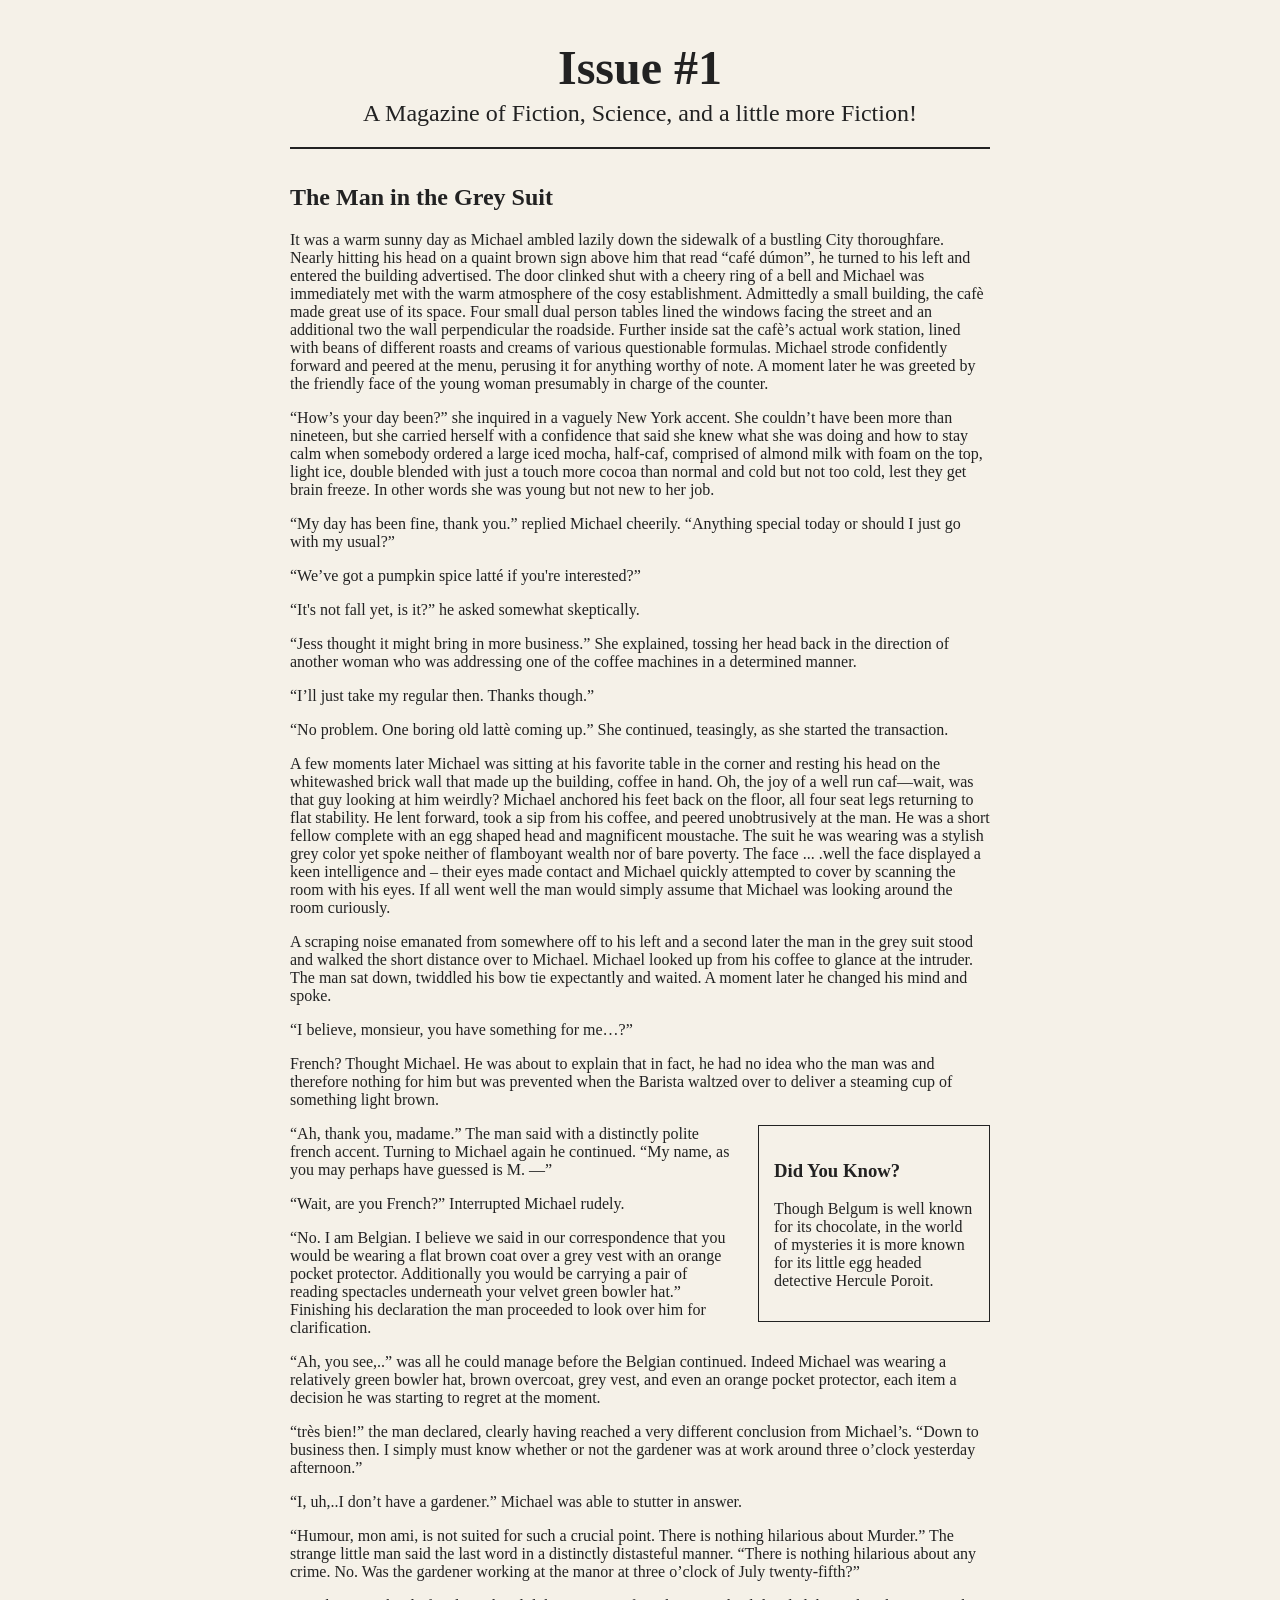
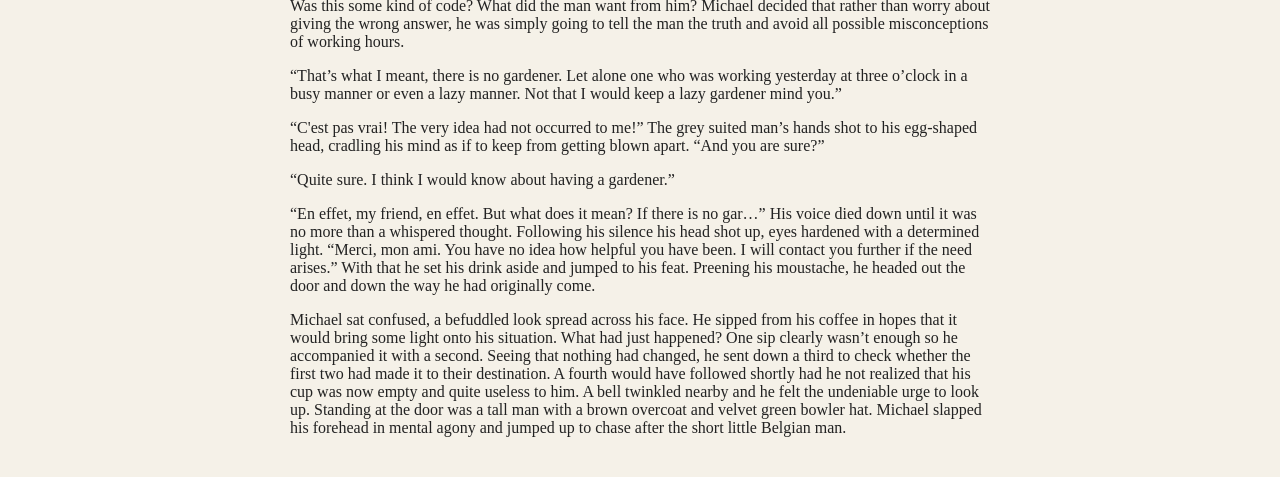
<file: magazine.issue#1.html>
<!DOCTYPE html>
<html>
<head>
    <title>C.T.Smith Magazine</title>
	<link rel="stylesheet" href="magazine.css">
</head>

<body>

    <h1>Issue #1</h1>

    <div class="subtitle">
        A Magazine of Fiction, Science, and a little more Fiction!
    </div>

    <div class="line"></div>

    <div class="columns">

        <h2>The Man in the Grey Suit</h2>

        <p>
            It was a warm sunny day as Michael ambled lazily down the sidewalk of a bustling City thoroughfare. Nearly hitting his head on a quaint brown sign above him that read “café dúmon”, he turned to his left and entered the building advertised. The door clinked shut with a cheery ring of a bell and Michael was immediately met with the warm atmosphere of the cosy establishment. Admittedly a small building, the cafè made great use of its space. Four small dual person tables lined the windows facing the street and an additional two the wall perpendicular the roadside. Further inside sat the cafè’s actual work station, lined with beans of different roasts and creams of various questionable formulas. Michael strode confidently forward and peered at the menu, perusing it for anything worthy of note. A moment later he was greeted by the friendly face of the young woman presumably in charge of the counter.
        </p>

        <p>
            “How’s your day been?” she inquired in a vaguely New York accent. She couldn’t have been more than nineteen, but she carried herself with a confidence that said she knew what she was doing and how to stay calm when somebody ordered a large iced mocha, half-caf, comprised of almond milk with foam on the top, light ice, double blended with just a touch more cocoa than normal and cold but not too cold, lest they get brain freeze. In other words she was young but not new to her job.
        </p>

	<p>
	
	“My day has been fine, thank you.” replied Michael cheerily. “Anything special today or should I just go with my usual?” 
	</p>
	<p>
	“We’ve got a pumpkin spice latté if you're interested?”
	</p>
	<p>
	“It's not fall yet, is it?” he asked somewhat skeptically.
	</p>
	<p>
	“Jess thought it might bring in more business.” She explained, tossing her head back in the direction of another woman who was addressing one of the coffee machines in a determined manner.
	</p>
	<p>
	“I’ll just take my regular then. Thanks though.”
	</p>
	<p>
	“No problem. One boring old lattè coming up.” She continued, teasingly, as she started the transaction. 
	</p>
	<p>
	A few moments later Michael was sitting at his favorite table in the corner and resting his head on the whitewashed brick wall that made up the building, coffee in hand. Oh, the joy of a well run caf—wait, was that guy looking at him weirdly? Michael anchored his feet back on the floor, all four seat legs returning to flat stability. He lent forward, took a sip from his coffee, and peered unobtrusively at the man. He was a short fellow complete with an egg shaped head and magnificent moustache. The suit he was wearing was a stylish grey color yet spoke neither of flamboyant wealth nor of bare poverty. The face ... .well the face displayed a keen intelligence and – their eyes made contact and Michael quickly attempted to cover by scanning the room with his eyes. If all went well the man would simply assume that Michael was looking around the room curiously. 
	</p>
	<p>
	A scraping noise emanated from somewhere off to his left and a second later the man in the grey suit stood and walked the short distance over to Michael. Michael looked up from his coffee to glance at the intruder. The man sat down, twiddled his bow tie expectantly and waited. A moment later he changed his mind and spoke.
	</p>
	<p>
	“I believe, monsieur, you have something for me…?”
	</p>
	<p>
	French? Thought Michael. He was about to explain that in fact, he had no idea who the man was and therefore nothing for him but was prevented when the Barista waltzed over to deliver a steaming cup of something light brown. 
	</p>
	<div class="fact-box">
    <h3>Did You Know?</h3>
    <p> Though Belgum is well known for its chocolate, in the world of mysteries it is more known for its little egg headed detective Hercule Poroit.</p>
</div>
	<p>
	“Ah, thank you, madame.” The man said with a distinctly polite french accent. Turning to Michael again he continued. “My name, as you may perhaps have guessed is M. —”
	</p>
	<p>
	“Wait, are you French?” Interrupted Michael rudely.
	</p>
	<p>
	“No. I am Belgian. I believe we said in our correspondence that you would be wearing a flat brown coat over a grey vest with an orange pocket protector. Additionally you would be carrying a pair of reading spectacles underneath your velvet green bowler hat.” Finishing his declaration the man proceeded to look over him for clarification. 
	</p>
	<p>
	“Ah, you see,..” was all he could manage before the Belgian continued. Indeed Michael was wearing a relatively green bowler hat, brown overcoat, grey vest, and even an orange pocket protector, each item a decision he was starting to regret at the moment. 
	</p>
	<p>
	“très bien!” the man declared, clearly having reached a very different conclusion from Michael’s. “Down to business then. I simply must know whether or not the gardener was at work around three o’clock yesterday afternoon.”
	</p>
	<p>“I, uh,..I don’t have a gardener.” Michael was able to stutter in answer.</p>

	<p>“Humour, mon ami, is not suited for such a crucial point. There is nothing hilarious about Murder.” The strange little man said the last word in a distinctly distasteful manner. “There is nothing hilarious about any crime. No. Was the gardener working at the manor at three o’clock of July twenty-fifth?”</p>
	<p>Was this some kind of code? What did the man want from him? Michael decided that rather than worry about giving the wrong answer, he was simply going to tell the man the truth and avoid all possible misconceptions of working hours.</p>
	<p>“That’s what I meant, there is no gardener. Let alone one who was working yesterday at three o’clock in a busy manner or even a lazy manner. Not that I would keep a lazy gardener mind you.”</p>
	<p>“C'est pas vrai! The very idea had not occurred to me!” The grey suited man’s hands shot to his egg-shaped head, cradling his mind as if to keep from getting blown apart. “And you are sure?”</p>
	<p>“Quite sure. I think I would know about having a gardener.”</p>
	<p>“En effet, my friend, en effet. But what does it mean? If there is no gar…” His voice died down until it was no more than a whispered thought. Following his silence his head shot up, eyes hardened with a determined light. “Merci, mon ami. You have no idea how helpful you have been. I will contact you further if the need arises.” With that he set his drink aside and jumped to his feat. Preening his moustache, he headed out the door and down the way he had originally come.</p>
	<p>Michael sat confused, a befuddled look spread across his face. He sipped from his coffee in hopes that it would bring some light onto his situation. What had just happened? One sip clearly wasn’t enough so he accompanied it with a second. Seeing that nothing had changed, he sent down a third to check whether the first two had made it to their destination. A fourth would have followed shortly had he not realized that his cup was now empty and quite useless to him. A bell twinkled nearby and he felt the undeniable urge to look up. Standing at the door was a tall man with a brown overcoat and velvet green bowler hat. Michael slapped his forehead in mental agony and jumped up to chase after the short little Belgian man.</p>



    </div>

</body>
</html>
</file>
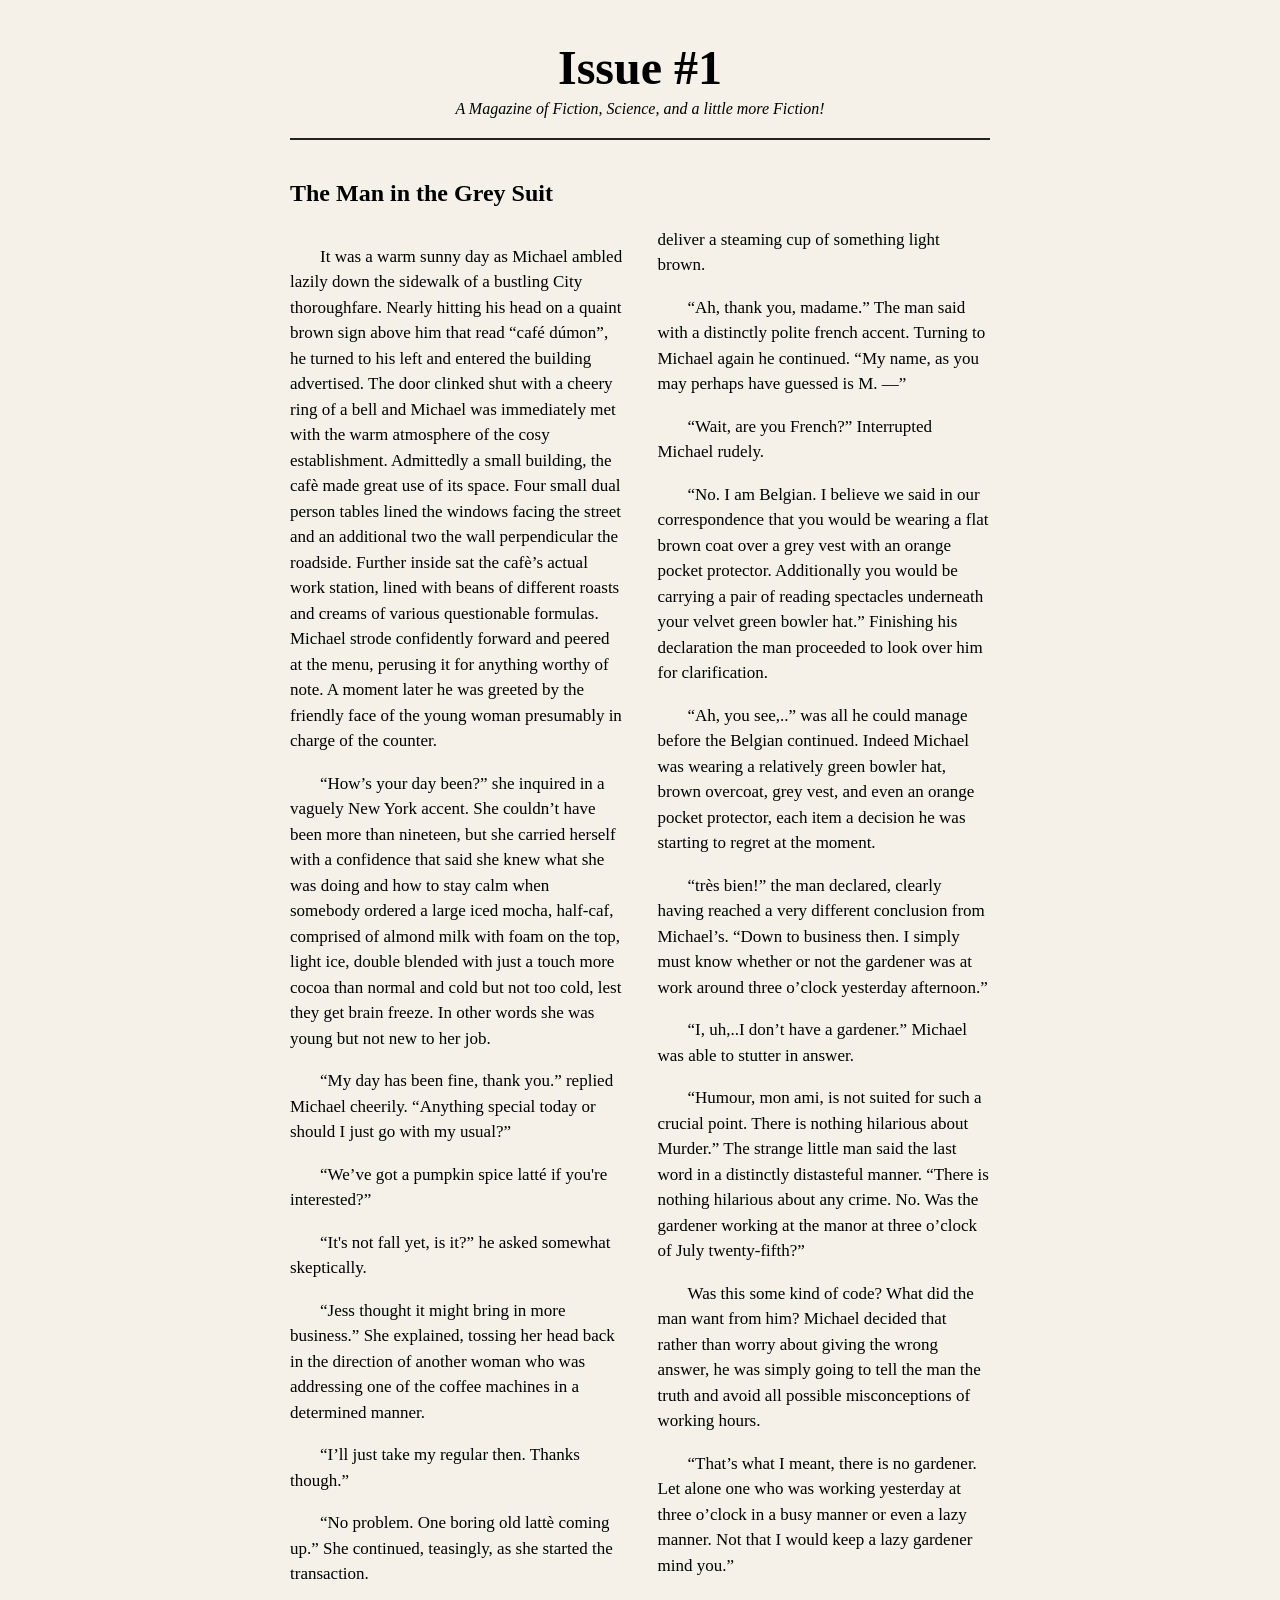
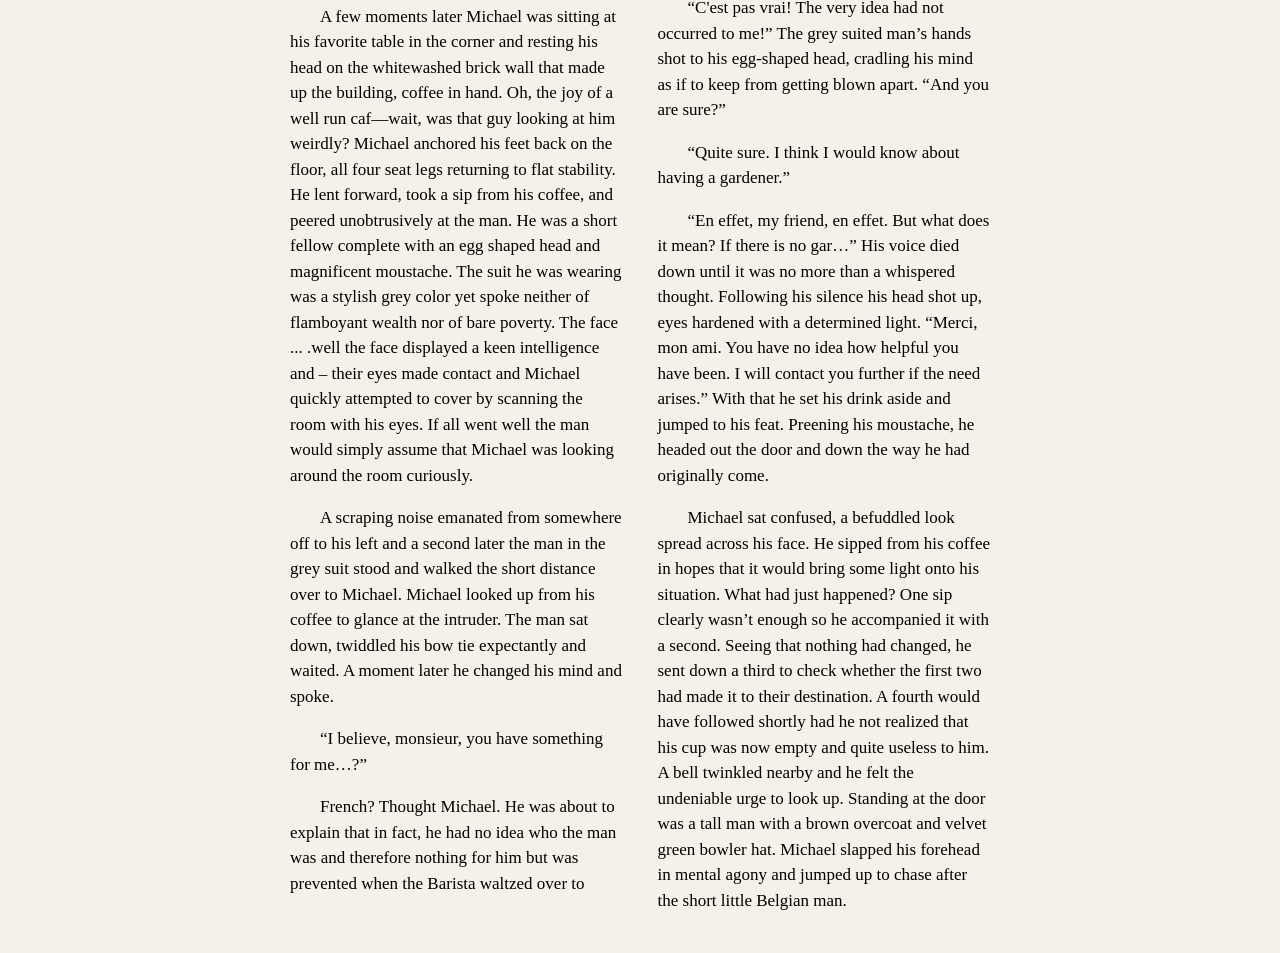
<file: Magazine.issue#1.html>
<!DOCTYPE html>
<html>
<head>
    <title>C.T.Smith Magazine</title>

    <style>
        body {
            width: 700px;
            margin: 40px auto;
            font-family: "Times New Roman", Georgia, serif;
            background-color: #f5f1e8;
            color: #22222;
        }

        h1 {
            text-align: center;
            font-size: 48px;
            margin-bottom: 5px;
        }

        .subtitle {
            text-align: center;
            font-style: italic;
        }

        .line {
            border-top: 2px solid #222222;
            margin: 20px 0;
        }

        .columns {
            column-count: 2;
            column-gap: 35px;
        }

        h2 {
            column-span: all;
        }

	p {
  	  font-size: 17px;
  	  line-height: 1.5;
  	  text-indent: 30px;
	}

	</style>
</head>

<body>

    <h1>Issue #1</h1>

    <div class="subtitle">
        A Magazine of Fiction, Science, and a little more Fiction!
    </div>

    <div class="line"></div>

    <div class="columns">

        <h2>The Man in the Grey Suit</h2>

        <p>
            It was a warm sunny day as Michael ambled lazily down the sidewalk of a bustling City thoroughfare. Nearly hitting his head on a quaint brown sign above him that read “café dúmon”, he turned to his left and entered the building advertised. The door clinked shut with a cheery ring of a bell and Michael was immediately met with the warm atmosphere of the cosy establishment. Admittedly a small building, the cafè made great use of its space. Four small dual person tables lined the windows facing the street and an additional two the wall perpendicular the roadside. Further inside sat the cafè’s actual work station, lined with beans of different roasts and creams of various questionable formulas. Michael strode confidently forward and peered at the menu, perusing it for anything worthy of note. A moment later he was greeted by the friendly face of the young woman presumably in charge of the counter.
        </p>

        <p>
            “How’s your day been?” she inquired in a vaguely New York accent. She couldn’t have been more than nineteen, but she carried herself with a confidence that said she knew what she was doing and how to stay calm when somebody ordered a large iced mocha, half-caf, comprised of almond milk with foam on the top, light ice, double blended with just a touch more cocoa than normal and cold but not too cold, lest they get brain freeze. In other words she was young but not new to her job.
        </p>

	<p>
	
	“My day has been fine, thank you.” replied Michael cheerily. “Anything special today or should I just go with my usual?” 
	</p>
	<p>
	“We’ve got a pumpkin spice latté if you're interested?”
	</p>
	<p>
	“It's not fall yet, is it?” he asked somewhat skeptically.
	</p>
	<p>
	“Jess thought it might bring in more business.” She explained, tossing her head back in the direction of another woman who was addressing one of the coffee machines in a determined manner.
	</p>
	<p>
	“I’ll just take my regular then. Thanks though.”
	</p>
	<p>
	“No problem. One boring old lattè coming up.” She continued, teasingly, as she started the transaction. 
	</p>
	<p>
	A few moments later Michael was sitting at his favorite table in the corner and resting his head on the whitewashed brick wall that made up the building, coffee in hand. Oh, the joy of a well run caf—wait, was that guy looking at him weirdly? Michael anchored his feet back on the floor, all four seat legs returning to flat stability. He lent forward, took a sip from his coffee, and peered unobtrusively at the man. He was a short fellow complete with an egg shaped head and magnificent moustache. The suit he was wearing was a stylish grey color yet spoke neither of flamboyant wealth nor of bare poverty. The face ... .well the face displayed a keen intelligence and – their eyes made contact and Michael quickly attempted to cover by scanning the room with his eyes. If all went well the man would simply assume that Michael was looking around the room curiously. 
	</p>
	<p>
	A scraping noise emanated from somewhere off to his left and a second later the man in the grey suit stood and walked the short distance over to Michael. Michael looked up from his coffee to glance at the intruder. The man sat down, twiddled his bow tie expectantly and waited. A moment later he changed his mind and spoke.
	</p>
	<p>
	“I believe, monsieur, you have something for me…?”
	</p>
	<p>
	French? Thought Michael. He was about to explain that in fact, he had no idea who the man was and therefore nothing for him but was prevented when the Barista waltzed over to deliver a steaming cup of something light brown. 
	</p>
	<p>
	“Ah, thank you, madame.” The man said with a distinctly polite french accent. Turning to Michael again he continued. “My name, as you may perhaps have guessed is M. —”
	</p>
	<p>
	“Wait, are you French?” Interrupted Michael rudely.
	</p>
	<p>
	“No. I am Belgian. I believe we said in our correspondence that you would be wearing a flat brown coat over a grey vest with an orange pocket protector. Additionally you would be carrying a pair of reading spectacles underneath your velvet green bowler hat.” Finishing his declaration the man proceeded to look over him for clarification. 
	</p>
	<p>
	“Ah, you see,..” was all he could manage before the Belgian continued. Indeed Michael was wearing a relatively green bowler hat, brown overcoat, grey vest, and even an orange pocket protector, each item a decision he was starting to regret at the moment. 
	</p>
	<p>
	“très bien!” the man declared, clearly having reached a very different conclusion from Michael’s. “Down to business then. I simply must know whether or not the gardener was at work around three o’clock yesterday afternoon.”
	</p>
	<p>“I, uh,..I don’t have a gardener.” Michael was able to stutter in answer.</p>

	<p>“Humour, mon ami, is not suited for such a crucial point. There is nothing hilarious about Murder.” The strange little man said the last word in a distinctly distasteful manner. “There is nothing hilarious about any crime. No. Was the gardener working at the manor at three o’clock of July twenty-fifth?”</p>
	<p>Was this some kind of code? What did the man want from him? Michael decided that rather than worry about giving the wrong answer, he was simply going to tell the man the truth and avoid all possible misconceptions of working hours.</p>
	<p>“That’s what I meant, there is no gardener. Let alone one who was working yesterday at three o’clock in a busy manner or even a lazy manner. Not that I would keep a lazy gardener mind you.”</p>
	<p>“C'est pas vrai! The very idea had not occurred to me!” The grey suited man’s hands shot to his egg-shaped head, cradling his mind as if to keep from getting blown apart. “And you are sure?”</p>
	<p>“Quite sure. I think I would know about having a gardener.”</p>
	<p>“En effet, my friend, en effet. But what does it mean? If there is no gar…” His voice died down until it was no more than a whispered thought. Following his silence his head shot up, eyes hardened with a determined light. “Merci, mon ami. You have no idea how helpful you have been. I will contact you further if the need arises.” With that he set his drink aside and jumped to his feat. Preening his moustache, he headed out the door and down the way he had originally come.</p>
	<p>Michael sat confused, a befuddled look spread across his face. He sipped from his coffee in hopes that it would bring some light onto his situation. What had just happened? One sip clearly wasn’t enough so he accompanied it with a second. Seeing that nothing had changed, he sent down a third to check whether the first two had made it to their destination. A fourth would have followed shortly had he not realized that his cup was now empty and quite useless to him. A bell twinkled nearby and he felt the undeniable urge to look up. Standing at the door was a tall man with a brown overcoat and velvet green bowler hat. Michael slapped his forehead in mental agony and jumped up to chase after the short little Belgian man.</p>



    </div>

</body>
</html>
</file>
<file: magazine.css>
body {
    width: 700px;
    margin: 40px auto;
    font-family: "Times New Roman", Georgia, serif;
    background-color: #f5f1e8;
    color: #222222;
}

h1 {
    text-align: center;
    font-size: 48px;
    margin-bottom: 5px;
}

.subtitle {
    text-align: center;
    font-size: 24px;
    margin-bottom: 3px;
}

.magtitle {
    text-align: center;
    font-style: italic;
}

.line {
    border-top: 2px solid #222222;
    margin: 20px 0;
}

h2 {
    margin-top: 35px;
}

.fact-box {
    float: right;
    width: 200px;
    padding: 15px;
    margin: 0 0 20px 20px;
    border: 1px solid #222222;
}

.story-text {
    font-size: 17px;
    line-height: 1.5;
    text-indent: 30px;
}

.card-description {
    font-size: 14px;
    line-height: 1.3;
    text-indent: 0;
}


/* Magazine shelves */

/* Magazine shelves */

.magazine-row {
    display: flex;
    gap: 25px;
    overflow-x: auto;
    scrollbar-width: none;
    -ms-overflow-style: none;
}

/* Hide the scrollbar in Chrome and Edge */

.magazine-row::-webkit-scrollbar {
    width: 0;
    height: 0;
    display: none;
}
/* Individual magazine cards */

.magazine-card {
    width: 200px;
    flex: 0 0 200px;
}


/* Cover images */

.magazine-card img {
    width: 200px;
    height: auto;
    display: block;
}


/* Search bar */

#search {
    width: 300px;
    padding: 10px;
    font-family: "Times New Roman", Georgia, serif;
    font-size: 16px;
    margin-bottom: 25px;
}
.back-button {
    position: fixed;
    left: 10px;
    top: 10px;

    background-color: #3b82f6;
    color: white;
    text-decoration: none;

    padding: 10px 16px;
    border-radius: 10px;

    font-family: "Times New Roman", Georgia, serif;
    font-size: 16px;

    z-index: 1000;
}

.back-button:hover {
    background-color: #2563eb;
}
</file>
